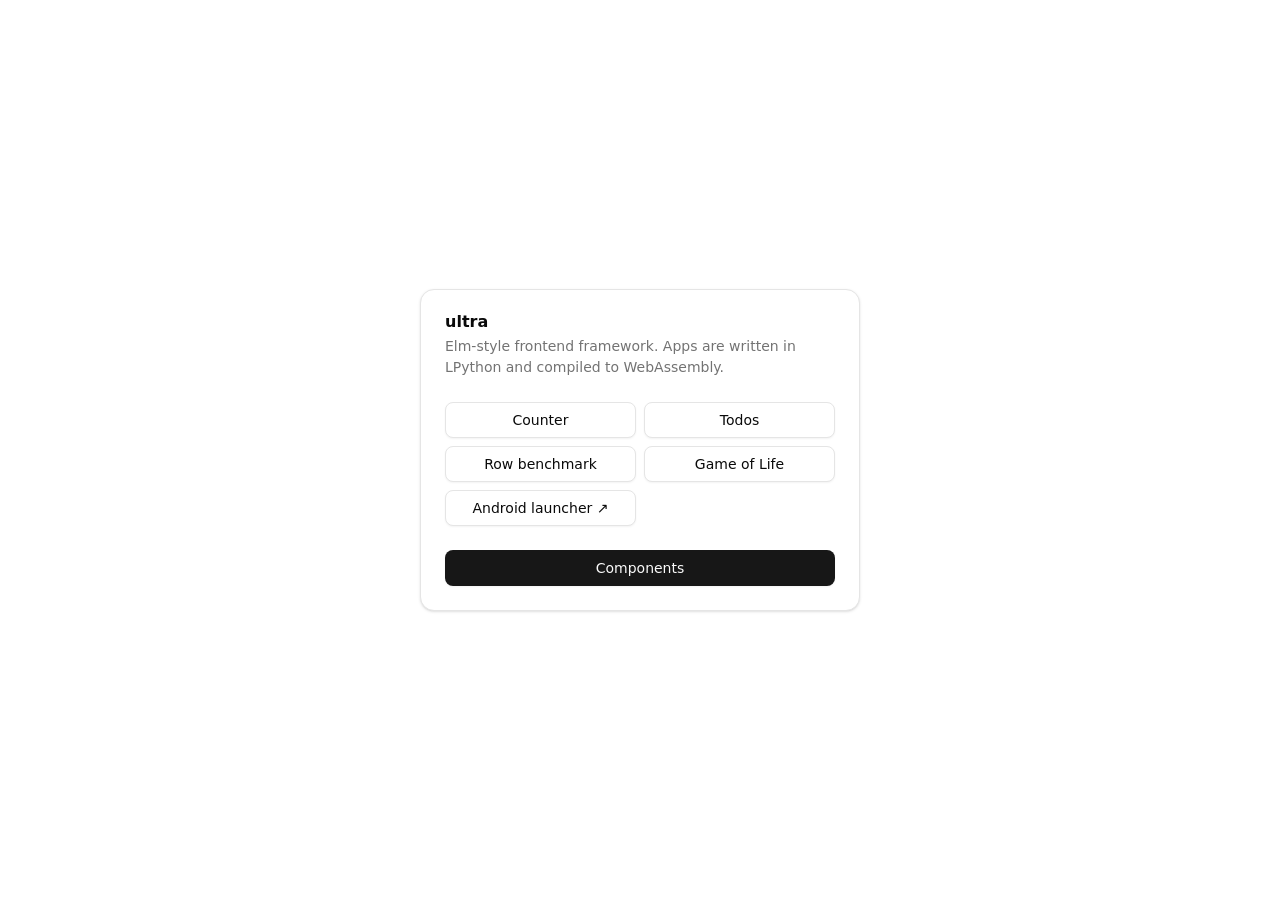
<file: index.html>
<!doctype html>
<html lang="en">
<head>
  <meta charset="utf-8">
  <meta name="viewport" content="width=device-width, initial-scale=1">
  <title>ultra</title>
  <link rel="stylesheet" href="ultra/ui.css">
  <style>
    body { min-height: 100vh; display: grid; place-items: center; padding: 16px; }
    .card { width: min(440px, 100%); }
    .links { display: grid; grid-template-columns: 1fr 1fr; gap: .5rem; }
    a.btn { text-decoration: none; }
  </style>
</head>
<body>
  <main class="card">
    <div class="card-header">
      <h3 class="card-title">ultra</h3>
      <p class="card-description">Elm-style frontend framework. Apps are written in LPython and compiled to WebAssembly.</p>
    </div>
    <div class="card-content links">
      <a class="btn outline" href="examples/counter/">Counter</a>
      <a class="btn outline" href="examples/todo/">Todos</a>
      <a class="btn outline" href="examples/bench/">Row benchmark</a>
      <a class="btn outline" href="examples/life/">Game of Life</a>
      <a class="btn outline" href="https://github.com/codegod100/launcher">Android launcher ↗</a>
    </div>
    <div class="card-footer">
      <a class="btn" style="width:100%" href="examples/ui/">Components</a>
    </div>
  </main>
</body>
</html>
</file>
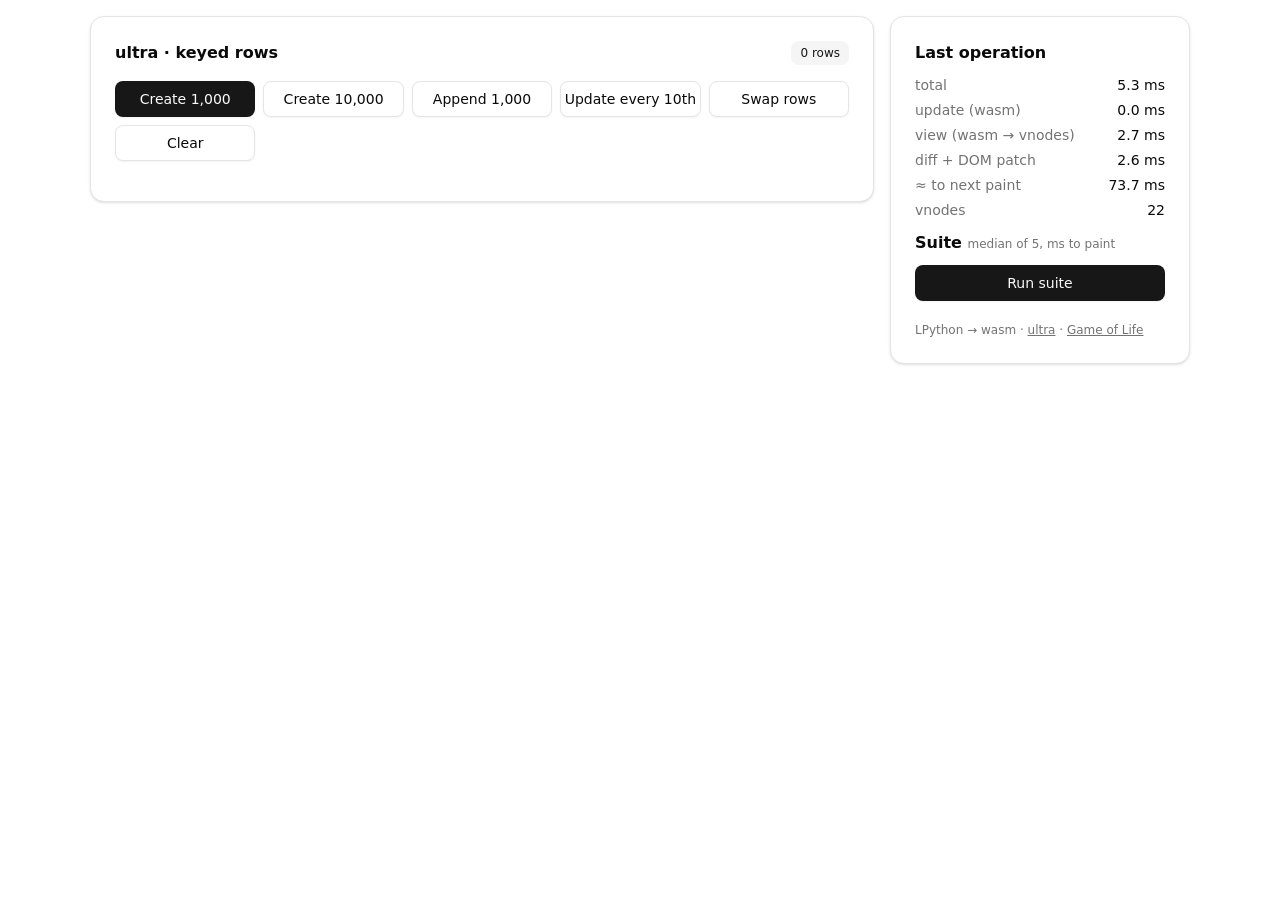
<file: examples/bench/index.html>
<!doctype html>
<html lang="en">
<head>
  <meta charset="utf-8">
  <meta name="viewport" content="width=device-width, initial-scale=1">
  <title>ultra · Benchmark</title>
  <link rel="stylesheet" href="ui.css">
  <link rel="stylesheet" href="style.css">
</head>
<body>
  <div class="layout">
    <main id="app"></main>
    <aside class="card hud">
      <h2>Last operation</h2>
      <dl id="last">
        <dt>total</dt><dd id="t-total">–</dd>
        <dt>update (wasm)</dt><dd id="t-update">–</dd>
        <dt>view (wasm → vnodes)</dt><dd id="t-view">–</dd>
        <dt>diff + DOM patch</dt><dd id="t-patch">–</dd>
        <dt>≈ to next paint</dt><dd id="t-paint">–</dd>
        <dt>vnodes</dt><dd id="t-nodes">–</dd>
      </dl>
      <h2>Suite <small>median of 5, ms to paint</small></h2>
      <button id="suite" class="btn">Run suite</button>
      <table id="results"></table>
      <p class="credit muted">LPython → wasm · <a href="https://github.com/nandi-conda/ultra">ultra</a> · <a href="../life/">Game of Life</a></p>
    </aside>
  </div>
  <script type="module">
    import { mount } from "./ultra.js";

    // Msg tags from app.py
    const RUN = 1, ADD = 2, UPDATE = 3, CLEAR = 4, SWAP = 5, SELECT = 6, REMOVE = 7;
    const $ = (id) => document.getElementById(id);
    const ms = (x) => x.toFixed(1) + " ms";

    let waiter = null;
    const onRender = (s) => {
      $("t-total").textContent = ms(s.end - s.start);
      $("t-update").textContent = ms(s.update);
      $("t-view").textContent = ms(s.view);
      $("t-patch").textContent = ms(s.patch);
      $("t-nodes").textContent = s.nodes.toLocaleString();
      // The frame's style, layout and paint run after this callback returns.
      setTimeout(() => {
        const paint = performance.now() - s.start;
        $("t-paint").textContent = ms(paint);
        if (waiter) { const w = waiter; waiter = null; w(paint); }
      }, 0);
    };
    const app = await mount("#app", "./app.wasm", { onRender });

    // Dispatch a message and resolve with ms until the frame painted.
    const run = (msg, arg = 0) => new Promise((r) => { waiter = r; app.dispatch(msg, arg); });
    const rowId = (nth) => Number(document.querySelector(`tbody tr:nth-child(${nth}) td.id`).textContent);

    const suite = [
      ["create 1,000 rows", () => run(CLEAR), () => run(RUN, 1000)],
      ["replace 1,000 rows", () => run(RUN, 1000), () => run(RUN, 1000)],
      ["update every 10th row", () => run(RUN, 1000), () => run(UPDATE)],
      ["select row", () => run(RUN, 1000), () => run(SELECT, rowId(2))],
      ["swap rows", () => run(RUN, 1000), () => run(SWAP)],
      ["remove row", () => run(RUN, 1000), () => run(REMOVE, rowId(5))],
      ["create 10,000 rows", () => run(CLEAR), () => run(RUN, 10000)],
      ["append 1,000 to 10,000", () => run(RUN, 10000), () => run(ADD, 1000)],
      ["clear 10,000 rows", () => run(RUN, 10000), () => run(CLEAR)],
    ];

    const median = (xs) => { const s = [...xs].sort((a, b) => a - b); return s[s.length >> 1]; };
    async function runSuite(reps = 5) {
      const out = $("results"), btn = $("suite");
      btn.disabled = true;
      out.innerHTML = "";
      const results = [];
      for (const [name, setup, measure] of suite) {
        const row = out.insertRow();
        row.insertCell().textContent = name;
        const cell = row.insertCell();
        cell.textContent = "…";
        const times = [];
        for (let i = 0; i < reps + 1; i++) {   // first run is warm-up
          await setup();
          const t = await measure();
          if (i > 0) times.push(t);
        }
        const m = median(times);
        cell.textContent = m.toFixed(1);
        results.push({ name, ms: m });
      }
      await run(CLEAR);
      btn.disabled = false;
      return results;
    }
    $("suite").onclick = () => runSuite();
    window.ultraBench = { runSuite, run };
  </script>
</body>
</html>
</file>
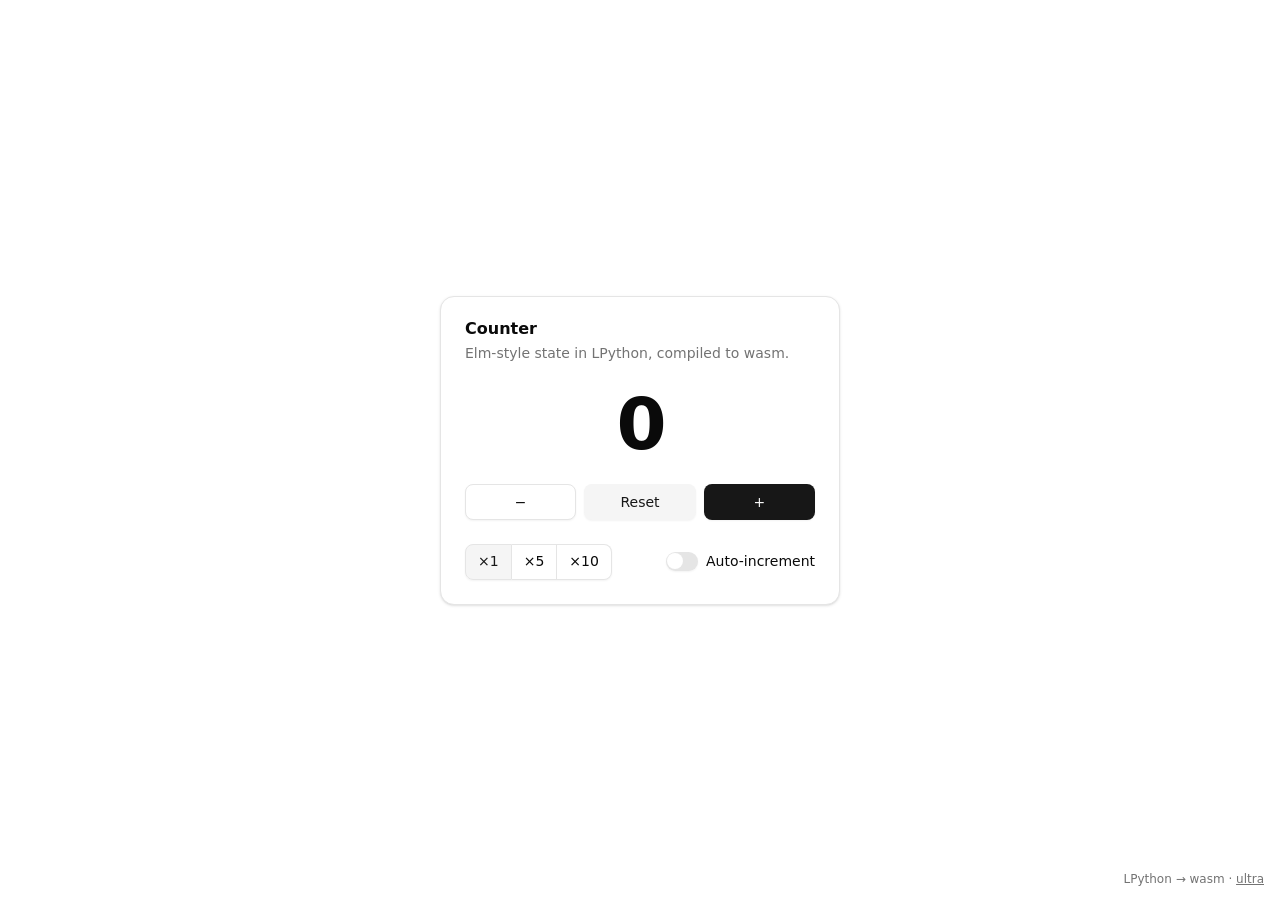
<file: examples/counter/index.html>
<!doctype html>
<html lang="en">
<head>
  <meta charset="utf-8">
  <meta name="viewport" content="width=device-width, initial-scale=1">
  <title>ultra · Counter</title>
  <link rel="stylesheet" href="ui.css">
  <link rel="stylesheet" href="style.css">
</head>
<body>
  <main id="app"></main>
  <p class="credit muted">LPython → wasm · <a href="https://github.com/nandi-conda/ultra">ultra</a></p>
  <script type="module">
    import { mount } from "./ultra.js";
    mount("#app", "./app.wasm");
  </script>
</body>
</html>
</file>
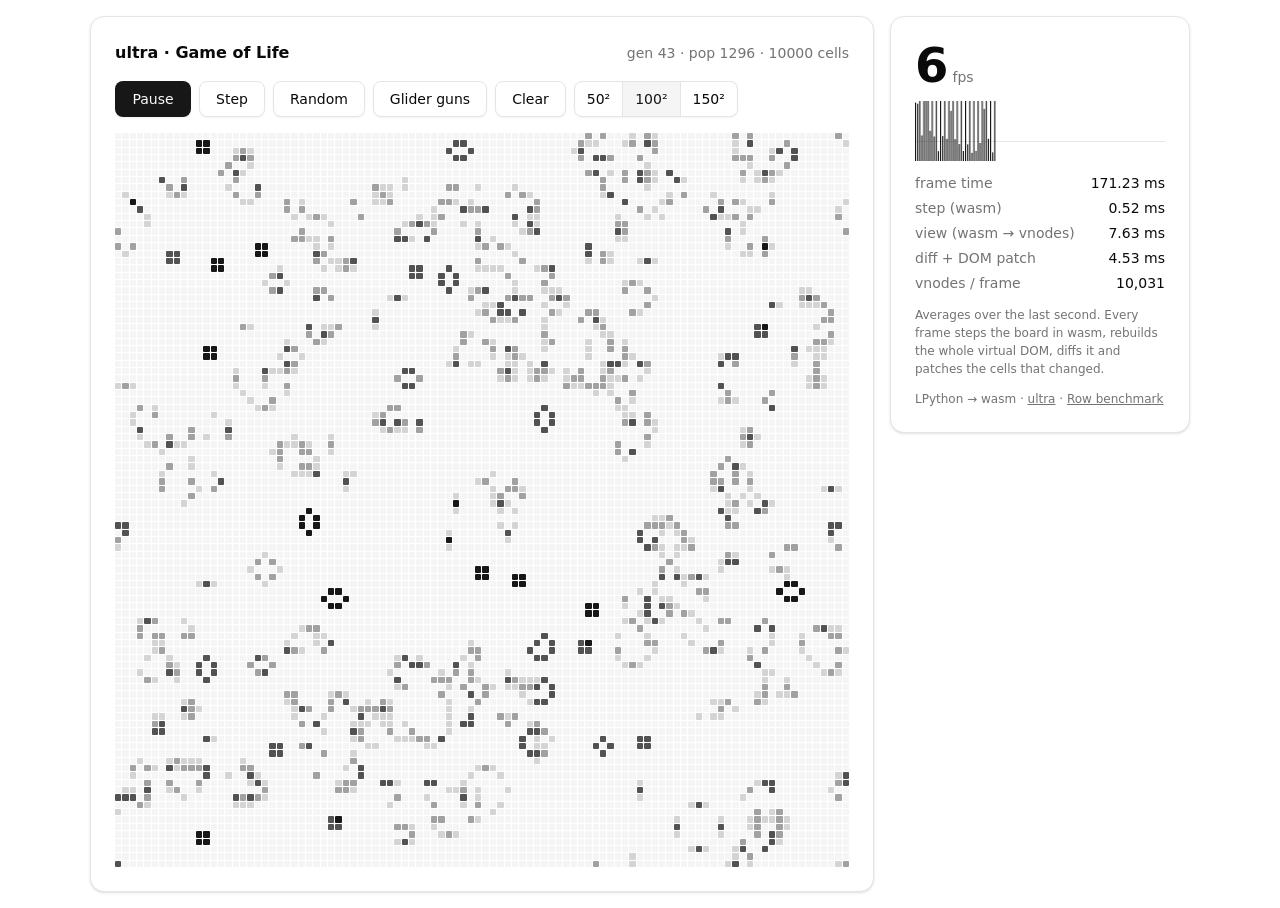
<file: examples/life/index.html>
<!doctype html>
<html lang="en">
<head>
  <meta charset="utf-8">
  <meta name="viewport" content="width=device-width, initial-scale=1">
  <title>ultra · Game of Life</title>
  <link rel="stylesheet" href="ui.css">
  <link rel="stylesheet" href="style.css">
</head>
<body>
  <div class="layout">
    <main id="app"></main>
    <aside class="card hud">
      <div class="fps"><span id="fps">–</span><small>fps</small></div>
      <canvas id="graph" width="260" height="60" aria-label="Frame time history"></canvas>
      <dl>
        <dt>frame time</dt><dd id="t-frame">–</dd>
        <dt>step (wasm)</dt><dd id="t-update">–</dd>
        <dt>view (wasm → vnodes)</dt><dd id="t-view">–</dd>
        <dt>diff + DOM patch</dt><dd id="t-patch">–</dd>
        <dt>vnodes / frame</dt><dd id="t-nodes">–</dd>
      </dl>
      <p class="note muted">Averages over the last second. Every frame steps the board in wasm, rebuilds the whole virtual DOM, diffs it and patches the cells that changed.</p>
      <p class="credit muted">LPython → wasm · <a href="https://github.com/nandi-conda/ultra">ultra</a> · <a href="../bench/">Row benchmark</a></p>
    </aside>
  </div>
  <script type="module">
    import { mount } from "./ultra.js";
    const $ = (id) => document.getElementById(id);
    const ms = (x) => x.toFixed(2) + " ms";

    const g = $("graph"), ctx = g.getContext("2d");
    const hist = [];           // ms between rendered frames
    let win = [], lastEnd = 0, lastShown = 0;

    function draw() {
      const w = g.width, h = g.height;
      // Theme tokens are light-dark() values, so let CSS resolve them to a colour.
      const col = (v) => { g.style.color = `var(${v})`; return getComputedStyle(g).color; };
      ctx.clearRect(0, 0, w, h);
      ctx.fillStyle = col("--border");
      const y60 = h - (16.7 / 50) * h;
      ctx.fillRect(0, y60, w, 1);                        // 60 fps line
      ctx.fillStyle = col("--primary");
      const bw = w / 120;
      hist.forEach((d, i) => {
        const bh = Math.min(h, (d / 50) * h);
        ctx.fillRect(i * bw, h - bh, Math.max(1, bw - 1), bh);
      });
    }

    const onRender = (s) => {
      if (lastEnd) {
        const dt = s.end - lastEnd;
        hist.push(dt); if (hist.length > 120) hist.shift();
        win.push({ dt, ...s });
      }
      lastEnd = s.end;
      if (s.end - lastShown < 1000 || win.length === 0) return;
      lastShown = s.end;
      const avg = (k) => win.reduce((a, x) => a + x[k], 0) / win.length;
      const frameMs = avg("dt");
      $("fps").textContent = Math.round(1000 / frameMs);
      $("t-frame").textContent = ms(frameMs);
      $("t-update").textContent = ms(avg("update"));
      $("t-view").textContent = ms(avg("view"));
      $("t-patch").textContent = ms(avg("patch"));
      $("t-nodes").textContent = Math.round(avg("nodes")).toLocaleString();
      window.ultraLife = { fps: 1000 / frameMs, frameMs, view: avg("view"), patch: avg("patch"), update: avg("update") };
      win = [];
      draw();
    };
    // A paused board renders only on clicks, so restart the frame clock then.
    document.addEventListener("click", () => { lastEnd = 0; }, true);
    mount("#app", "./app.wasm", { onRender });
  </script>
</body>
</html>
</file>
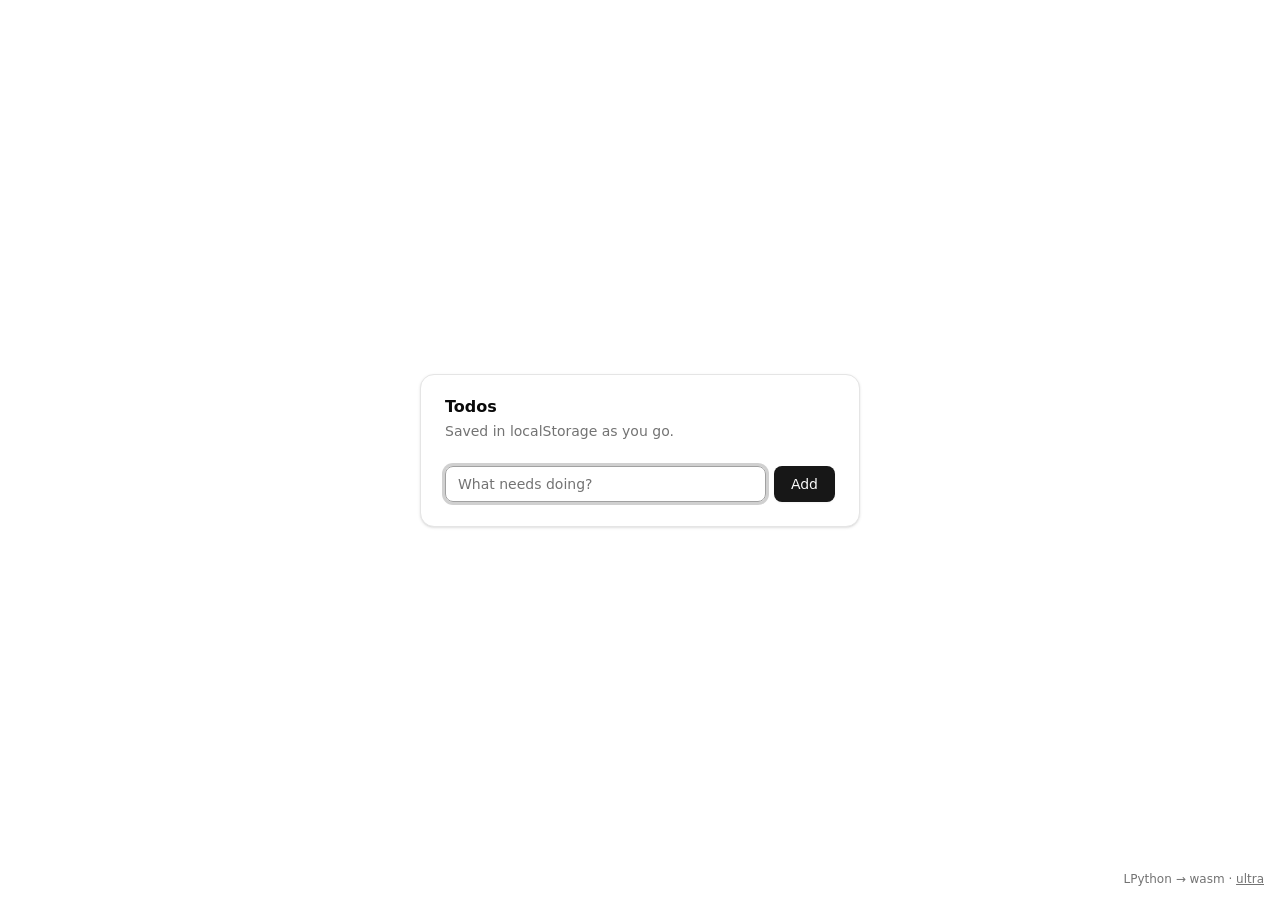
<file: examples/todo/index.html>
<!doctype html>
<html lang="en">
<head>
  <meta charset="utf-8">
  <meta name="viewport" content="width=device-width, initial-scale=1">
  <title>ultra · Todos</title>
  <link rel="stylesheet" href="ui.css">
  <link rel="stylesheet" href="style.css">
</head>
<body>
  <main id="app"></main>
  <p class="credit muted">LPython → wasm · <a href="https://github.com/nandi-conda/ultra">ultra</a></p>
  <script type="module">
    import { mount } from "./ultra.js";
    mount("#app", "./app.wasm");
  </script>
</body>
</html>
</file>
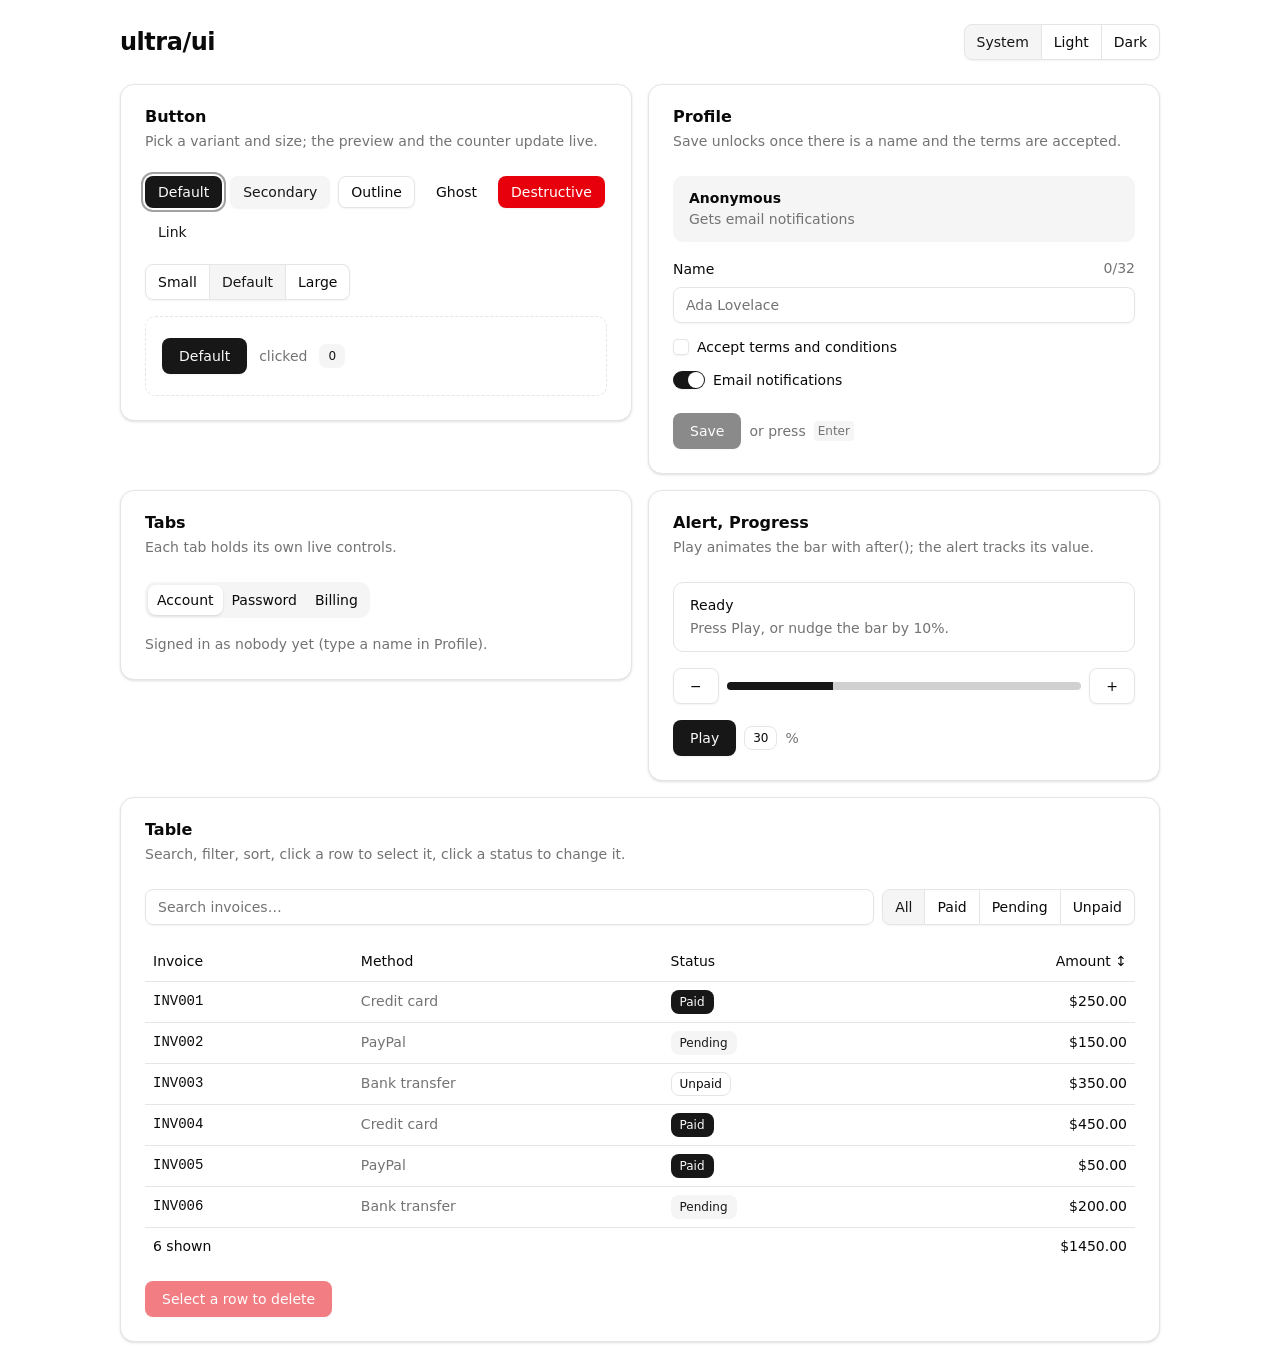
<file: examples/ui/index.html>
<!doctype html>
<html lang="en">
<head>
  <meta charset="utf-8">
  <meta name="viewport" content="width=device-width, initial-scale=1">
  <title>ultra · Components</title>
  <link rel="stylesheet" href="ui.css">
  <link rel="stylesheet" href="style.css">
</head>
<body>
  <main id="app"></main>
  <script type="module">
    import { mount } from "./ultra.js";
    mount("#app", "./app.wasm");
  </script>
</body>
</html>
</file>
<file: ultra/ui.css>
/* ultra/ui.css: shadcn/ui's look as plain CSS, for the helpers in ui.py.
 *
 * The tokens are shadcn's "neutral" theme (https://ui.shadcn.com/docs/theming)
 * and the component rules follow its Tailwind classes. Override any token on
 * :root to retheme. Dark mode follows the OS, or force it with class="dark"
 * (or "light") on any element; this needs CSS light-dark() (2024+ browsers).
 * `build` copies this file next to app.wasm.
 */
/* Each token is light-dark(light, dark), so it follows color-scheme. */
:root {
  color-scheme: light dark;
  --radius: .625rem;
  --background: light-dark(oklch(1 0 0), oklch(.145 0 0));
  --foreground: light-dark(oklch(.145 0 0), oklch(.985 0 0));
  --card: light-dark(oklch(1 0 0), oklch(.205 0 0));
  --card-foreground: var(--foreground);
  --popover: var(--card);
  --popover-foreground: var(--foreground);
  --primary: light-dark(oklch(.205 0 0), oklch(.922 0 0));
  --primary-foreground: light-dark(oklch(.985 0 0), oklch(.205 0 0));
  --secondary: light-dark(oklch(.97 0 0), oklch(.269 0 0));
  --secondary-foreground: light-dark(oklch(.205 0 0), oklch(.985 0 0));
  --muted: var(--secondary);
  --muted-foreground: light-dark(oklch(.556 0 0), oklch(.708 0 0));
  --accent: var(--secondary);
  --accent-foreground: var(--secondary-foreground);
  --destructive: light-dark(oklch(.577 .245 27.325), oklch(.704 .191 22.216));
  --border: light-dark(oklch(.922 0 0), oklch(1 0 0 / 10%));
  --input: light-dark(oklch(.922 0 0), oklch(1 0 0 / 15%));
  --input-bg: light-dark(transparent, oklch(1 0 0 / 4.5%));
  --ring: light-dark(oklch(.708 0 0), oklch(.556 0 0));
  --shadow-xs: 0 1px 2px 0 rgb(0 0 0 / .05);
  --shadow-sm: 0 1px 3px 0 rgb(0 0 0 / .1), 0 1px 2px -1px rgb(0 0 0 / .1);
  --shadow-lg: 0 10px 15px -3px rgb(0 0 0 / .1), 0 4px 6px -4px rgb(0 0 0 / .1);
  --font-sans: ui-sans-serif, system-ui, -apple-system, "Segoe UI", Roboto, sans-serif;
  --font-mono: ui-monospace, SFMono-Regular, Menlo, Consolas, monospace;
}
.light { color-scheme: light; }
.dark { color-scheme: dark; }

/* ---------------------------------------------------------------- base */
*, ::before, ::after { box-sizing: border-box; }
body {
  margin: 0; background: var(--background); color: var(--foreground);
  font: 14px/1.5 var(--font-sans); -webkit-font-smoothing: antialiased;
}
.light, .dark { background: var(--background); color: var(--foreground); }
button, input { font: inherit; color: inherit; margin: 0; }
button { border: 0; background: none; padding: 0; }
:focus-visible { outline: none; }
.muted { color: var(--muted-foreground); }
.mono { font-family: var(--font-mono); }
.stack { display: grid; gap: 1rem; }
.row { display: flex; align-items: center; gap: .5rem; flex-wrap: wrap; }
.grow { flex: 1; }

/* ---------------------------------------------------------------- button */
.btn {
  display: inline-flex; align-items: center; justify-content: center; gap: .5rem;
  height: 2.25rem; padding: .5rem 1rem; border-radius: calc(var(--radius) - 2px);
  font-size: .875rem; font-weight: 500; line-height: 1; white-space: nowrap;
  border: 1px solid transparent; cursor: pointer; user-select: none;
  background: var(--primary); color: var(--primary-foreground); box-shadow: var(--shadow-xs);
  transition: background-color .15s, color .15s, box-shadow .15s, opacity .15s;
}
.btn:hover { background: color-mix(in oklab, var(--primary) 90%, transparent); }
.btn:disabled { opacity: .5; pointer-events: none; }
.btn:focus-visible, .input:focus-visible, .checkbox:focus-visible, .switch:focus-visible,
.tab:focus-visible, .toggle:focus-visible {
  border-color: var(--ring); box-shadow: 0 0 0 3px color-mix(in oklab, var(--ring) 50%, transparent);
}
.btn.secondary { background: var(--secondary); color: var(--secondary-foreground); }
.btn.secondary:hover { background: color-mix(in oklab, var(--secondary) 80%, transparent); }
.btn.outline {
  background: light-dark(var(--background), var(--input-bg)); color: var(--foreground);
  border-color: light-dark(var(--border), var(--input));
}
.btn.outline:hover, .btn.ghost:hover { background: var(--accent); color: var(--accent-foreground); }
.btn.ghost { background: transparent; color: var(--foreground); box-shadow: none; }
.btn.destructive { background: light-dark(var(--destructive), color-mix(in oklab, var(--destructive) 60%, transparent)); color: #fff; }
.btn.destructive:hover { background: color-mix(in oklab, var(--destructive) 90%, transparent); }
.btn.link { background: none; color: var(--primary); box-shadow: none; text-underline-offset: 4px; }
.btn.link:hover { text-decoration: underline; }
.btn.sm { height: 2rem; padding: 0 .75rem; gap: .375rem; }
.btn.lg { height: 2.5rem; padding: 0 1.5rem; }
.btn.icon { width: 2.25rem; padding: 0; }
.btn.icon.sm { width: 2rem; }

/* ---------------------------------------------------------------- card */
.card {
  display: flex; flex-direction: column; gap: 1.5rem; padding: 1.5rem 0;
  background: var(--card); color: var(--card-foreground);
  border: 1px solid var(--border); border-radius: calc(var(--radius) + 4px); box-shadow: var(--shadow-sm);
}
.card-header { display: grid; gap: .375rem; padding: 0 1.5rem; }
.card-title { margin: 0; font-size: 1rem; font-weight: 600; line-height: 1; }
.card-description { margin: 0; font-size: .875rem; color: var(--muted-foreground); }
.card-content { padding: 0 1.5rem; }
.card-footer { display: flex; align-items: center; gap: .5rem; padding: 0 1.5rem; }

/* ---------------------------------------------------------------- input, label */
.input {
  display: flex; width: 100%; min-width: 0; height: 2.25rem; padding: .25rem .75rem;
  border: 1px solid var(--input); border-radius: calc(var(--radius) - 2px);
  background: var(--input-bg); box-shadow: var(--shadow-xs); font-size: .875rem;
  transition: box-shadow .15s, border-color .15s;
}
.input::placeholder { color: var(--muted-foreground); }
.label { display: flex; align-items: center; gap: .5rem; font-size: .875rem; font-weight: 500; line-height: 1; user-select: none; }
.field { display: inline-flex; align-items: center; gap: .5rem; cursor: pointer; }

/* ---------------------------------------------------------------- badge */
.badge {
  display: inline-flex; align-items: center; justify-content: center; gap: .25rem; width: fit-content;
  padding: .125rem .5rem; border: 1px solid transparent; border-radius: calc(var(--radius) - 2px);
  font-size: .75rem; font-weight: 500; white-space: nowrap;
  background: var(--primary); color: var(--primary-foreground);
}
.badge.secondary { background: var(--secondary); color: var(--secondary-foreground); }
.badge.destructive { background: light-dark(var(--destructive), color-mix(in oklab, var(--destructive) 60%, transparent)); color: #fff; }
.badge.outline { background: none; color: var(--foreground); border-color: var(--border); }

/* ---------------------------------------------------------------- checkbox, switch */
.checkbox {
  position: relative; flex: none; width: 1rem; height: 1rem; padding: 0; cursor: pointer;
  border: 1px solid var(--input); border-radius: 4px; background: var(--input-bg); box-shadow: var(--shadow-xs);
  transition: box-shadow .15s;
}
.checkbox[aria-checked="true"] { background: var(--primary); border-color: var(--primary); }
.checkbox[aria-checked="true"]::after {
  content: ""; position: absolute; left: 4.5px; top: 1.5px; width: 4px; height: 8px;
  border: solid var(--primary-foreground); border-width: 0 2px 2px 0; transform: rotate(45deg);
}
.switch {
  display: inline-flex; flex: none; align-items: center; width: 2rem; height: 1.15rem; padding: 0;
  border: 1px solid transparent; border-radius: 999px; background: var(--input); cursor: pointer;
  box-shadow: var(--shadow-xs); transition: background-color .15s;
}
.switch::after {
  content: ""; width: 1rem; height: 1rem; border-radius: 999px; background: var(--background);
  transition: transform .15s;
}
.switch:not([aria-checked="true"])::after { background: light-dark(var(--background), var(--foreground)); }
.switch[aria-checked="true"] { background: var(--primary); }
.switch[aria-checked="true"]::after { transform: translateX(calc(100% - 2px)); }

/* ---------------------------------------------------------------- tabs, toggle group */
.tabs-list {
  display: inline-flex; align-items: center; height: 2.25rem; width: fit-content; padding: 3px;
  border-radius: var(--radius); background: var(--muted); color: var(--muted-foreground);
}
.tab {
  display: inline-flex; flex: 1; align-items: center; justify-content: center; height: 100%;
  padding: .25rem .5rem; border: 1px solid transparent; border-radius: calc(var(--radius) - 2px);
  background: none; font-size: .875rem; font-weight: 500; white-space: nowrap; cursor: pointer;
  color: light-dark(var(--foreground), var(--muted-foreground)); transition: color .15s, box-shadow .15s;
}
.tab[aria-selected="true"] {
  background: light-dark(var(--background), var(--input-bg)); border-color: light-dark(transparent, var(--input));
  color: var(--foreground); box-shadow: var(--shadow-sm);
}
.toggle-group { display: inline-flex; width: fit-content; border-radius: calc(var(--radius) - 2px); box-shadow: var(--shadow-xs); }
.toggle {
  display: inline-flex; align-items: center; justify-content: center; height: 2.25rem; min-width: 2.25rem;
  padding: 0 .75rem; border: 1px solid var(--input); background: none; font-size: .875rem; font-weight: 500;
  cursor: pointer; transition: background-color .15s;
}
.toggle:hover { background: var(--muted); color: var(--muted-foreground); }
.toggle[aria-pressed="true"] { background: var(--accent); color: var(--accent-foreground); }
.toggle-group .toggle { border-radius: 0; }
.toggle-group .toggle + .toggle { border-left: 0; }
.toggle-group .toggle:first-child { border-radius: calc(var(--radius) - 2px) 0 0 calc(var(--radius) - 2px); }
.toggle-group .toggle:last-child { border-radius: 0 calc(var(--radius) - 2px) calc(var(--radius) - 2px) 0; }

/* ---------------------------------------------------------------- dialog */
.dialog-overlay { position: fixed; inset: 0; z-index: 50; background: rgb(0 0 0 / .5); animation: ui-fade .15s; }
.dialog {
  position: fixed; z-index: 50; top: 50%; left: 50%; transform: translate(-50%, -50%);
  display: grid; gap: 1rem; width: calc(100% - 2rem); max-width: 32rem; padding: 1.5rem;
  border: 1px solid var(--border); border-radius: var(--radius); box-shadow: var(--shadow-lg);
  background: var(--background); color: var(--foreground); animation: ui-zoom .15s;
}
.dialog-header { display: grid; gap: .5rem; }
.dialog-title { margin: 0; font-size: 1.125rem; font-weight: 600; line-height: 1; }
.dialog-description { margin: 0; font-size: .875rem; color: var(--muted-foreground); }
.dialog-footer { display: flex; flex-wrap: wrap-reverse; justify-content: flex-end; gap: .5rem; }
.dialog-close {
  position: absolute; top: 1rem; right: 1rem; width: 1.25rem; height: 1.25rem; padding: 0;
  border-radius: 4px; background: none; font-size: 1.125rem; line-height: 1; opacity: .7; cursor: pointer;
}
.dialog-close:hover { opacity: 1; }
@keyframes ui-fade { from { opacity: 0; } }
@keyframes ui-zoom { from { opacity: 0; transform: translate(-50%, -50%) scale(.95); } }

/* ---------------------------------------------------------------- alert, separator, progress, kbd */
.alert {
  display: grid; gap: .125rem; width: 100%; padding: .75rem 1rem; font-size: .875rem;
  border: 1px solid var(--border); border-radius: var(--radius); background: var(--card); color: var(--card-foreground);
}
.alert-title { font-weight: 500; }
.alert-description { color: var(--muted-foreground); }
.alert.destructive { color: var(--destructive); }
.alert.destructive .alert-description { color: color-mix(in oklab, var(--destructive) 90%, transparent); }
.separator { flex: none; height: 1px; width: 100%; margin: 0; border: 0; background: var(--border); }
.progress {
  display: block; width: 100%; height: .5rem; overflow: hidden; border: 0; border-radius: 999px;
  appearance: none; background: color-mix(in oklab, var(--primary) 20%, transparent);
}
.progress::-webkit-progress-bar { background: transparent; }
.progress::-webkit-progress-value { background: var(--primary); transition: width .2s; }
.progress::-moz-progress-bar { background: var(--primary); }
.kbd {
  display: inline-flex; align-items: center; justify-content: center; height: 1.25rem; min-width: 1.25rem;
  padding: 0 .25rem; border-radius: 4px; background: var(--muted); color: var(--muted-foreground);
  font: 500 .75rem var(--font-sans);
}

/* ---------------------------------------------------------------- table */
.table { width: 100%; border-collapse: collapse; font-size: .875rem; }
.table th { height: 2.5rem; padding: 0 .5rem; text-align: left; font-weight: 500; white-space: nowrap; }
.table td { padding: .5rem; }
.table tr { border-bottom: 1px solid var(--border); }
.table tbody tr:hover { background: color-mix(in oklab, var(--muted) 50%, transparent); }
.table tr[aria-selected="true"] { background: var(--muted); }
</file>
<file: examples/bench/ui.css>
/* ultra/ui.css: shadcn/ui's look as plain CSS, for the helpers in ui.py.
 *
 * The tokens are shadcn's "neutral" theme (https://ui.shadcn.com/docs/theming)
 * and the component rules follow its Tailwind classes. Override any token on
 * :root to retheme. Dark mode follows the OS, or force it with class="dark"
 * (or "light") on any element; this needs CSS light-dark() (2024+ browsers).
 * `build` copies this file next to app.wasm.
 */
/* Each token is light-dark(light, dark), so it follows color-scheme. */
:root {
  color-scheme: light dark;
  --radius: .625rem;
  --background: light-dark(oklch(1 0 0), oklch(.145 0 0));
  --foreground: light-dark(oklch(.145 0 0), oklch(.985 0 0));
  --card: light-dark(oklch(1 0 0), oklch(.205 0 0));
  --card-foreground: var(--foreground);
  --popover: var(--card);
  --popover-foreground: var(--foreground);
  --primary: light-dark(oklch(.205 0 0), oklch(.922 0 0));
  --primary-foreground: light-dark(oklch(.985 0 0), oklch(.205 0 0));
  --secondary: light-dark(oklch(.97 0 0), oklch(.269 0 0));
  --secondary-foreground: light-dark(oklch(.205 0 0), oklch(.985 0 0));
  --muted: var(--secondary);
  --muted-foreground: light-dark(oklch(.556 0 0), oklch(.708 0 0));
  --accent: var(--secondary);
  --accent-foreground: var(--secondary-foreground);
  --destructive: light-dark(oklch(.577 .245 27.325), oklch(.704 .191 22.216));
  --border: light-dark(oklch(.922 0 0), oklch(1 0 0 / 10%));
  --input: light-dark(oklch(.922 0 0), oklch(1 0 0 / 15%));
  --input-bg: light-dark(transparent, oklch(1 0 0 / 4.5%));
  --ring: light-dark(oklch(.708 0 0), oklch(.556 0 0));
  --shadow-xs: 0 1px 2px 0 rgb(0 0 0 / .05);
  --shadow-sm: 0 1px 3px 0 rgb(0 0 0 / .1), 0 1px 2px -1px rgb(0 0 0 / .1);
  --shadow-lg: 0 10px 15px -3px rgb(0 0 0 / .1), 0 4px 6px -4px rgb(0 0 0 / .1);
  --font-sans: ui-sans-serif, system-ui, -apple-system, "Segoe UI", Roboto, sans-serif;
  --font-mono: ui-monospace, SFMono-Regular, Menlo, Consolas, monospace;
}
.light { color-scheme: light; }
.dark { color-scheme: dark; }

/* ---------------------------------------------------------------- base */
*, ::before, ::after { box-sizing: border-box; }
body {
  margin: 0; background: var(--background); color: var(--foreground);
  font: 14px/1.5 var(--font-sans); -webkit-font-smoothing: antialiased;
}
.light, .dark { background: var(--background); color: var(--foreground); }
button, input { font: inherit; color: inherit; margin: 0; }
button { border: 0; background: none; padding: 0; }
:focus-visible { outline: none; }
.muted { color: var(--muted-foreground); }
.mono { font-family: var(--font-mono); }
.stack { display: grid; gap: 1rem; }
.row { display: flex; align-items: center; gap: .5rem; flex-wrap: wrap; }
.grow { flex: 1; }

/* ---------------------------------------------------------------- button */
.btn {
  display: inline-flex; align-items: center; justify-content: center; gap: .5rem;
  height: 2.25rem; padding: .5rem 1rem; border-radius: calc(var(--radius) - 2px);
  font-size: .875rem; font-weight: 500; line-height: 1; white-space: nowrap;
  border: 1px solid transparent; cursor: pointer; user-select: none;
  background: var(--primary); color: var(--primary-foreground); box-shadow: var(--shadow-xs);
  transition: background-color .15s, color .15s, box-shadow .15s, opacity .15s;
}
.btn:hover { background: color-mix(in oklab, var(--primary) 90%, transparent); }
.btn:disabled { opacity: .5; pointer-events: none; }
.btn:focus-visible, .input:focus-visible, .checkbox:focus-visible, .switch:focus-visible,
.tab:focus-visible, .toggle:focus-visible {
  border-color: var(--ring); box-shadow: 0 0 0 3px color-mix(in oklab, var(--ring) 50%, transparent);
}
.btn.secondary { background: var(--secondary); color: var(--secondary-foreground); }
.btn.secondary:hover { background: color-mix(in oklab, var(--secondary) 80%, transparent); }
.btn.outline {
  background: light-dark(var(--background), var(--input-bg)); color: var(--foreground);
  border-color: light-dark(var(--border), var(--input));
}
.btn.outline:hover, .btn.ghost:hover { background: var(--accent); color: var(--accent-foreground); }
.btn.ghost { background: transparent; color: var(--foreground); box-shadow: none; }
.btn.destructive { background: light-dark(var(--destructive), color-mix(in oklab, var(--destructive) 60%, transparent)); color: #fff; }
.btn.destructive:hover { background: color-mix(in oklab, var(--destructive) 90%, transparent); }
.btn.link { background: none; color: var(--primary); box-shadow: none; text-underline-offset: 4px; }
.btn.link:hover { text-decoration: underline; }
.btn.sm { height: 2rem; padding: 0 .75rem; gap: .375rem; }
.btn.lg { height: 2.5rem; padding: 0 1.5rem; }
.btn.icon { width: 2.25rem; padding: 0; }
.btn.icon.sm { width: 2rem; }

/* ---------------------------------------------------------------- card */
.card {
  display: flex; flex-direction: column; gap: 1.5rem; padding: 1.5rem 0;
  background: var(--card); color: var(--card-foreground);
  border: 1px solid var(--border); border-radius: calc(var(--radius) + 4px); box-shadow: var(--shadow-sm);
}
.card-header { display: grid; gap: .375rem; padding: 0 1.5rem; }
.card-title { margin: 0; font-size: 1rem; font-weight: 600; line-height: 1; }
.card-description { margin: 0; font-size: .875rem; color: var(--muted-foreground); }
.card-content { padding: 0 1.5rem; }
.card-footer { display: flex; align-items: center; gap: .5rem; padding: 0 1.5rem; }

/* ---------------------------------------------------------------- input, label */
.input {
  display: flex; width: 100%; min-width: 0; height: 2.25rem; padding: .25rem .75rem;
  border: 1px solid var(--input); border-radius: calc(var(--radius) - 2px);
  background: var(--input-bg); box-shadow: var(--shadow-xs); font-size: .875rem;
  transition: box-shadow .15s, border-color .15s;
}
.input::placeholder { color: var(--muted-foreground); }
.label { display: flex; align-items: center; gap: .5rem; font-size: .875rem; font-weight: 500; line-height: 1; user-select: none; }
.field { display: inline-flex; align-items: center; gap: .5rem; cursor: pointer; }

/* ---------------------------------------------------------------- badge */
.badge {
  display: inline-flex; align-items: center; justify-content: center; gap: .25rem; width: fit-content;
  padding: .125rem .5rem; border: 1px solid transparent; border-radius: calc(var(--radius) - 2px);
  font-size: .75rem; font-weight: 500; white-space: nowrap;
  background: var(--primary); color: var(--primary-foreground);
}
.badge.secondary { background: var(--secondary); color: var(--secondary-foreground); }
.badge.destructive { background: light-dark(var(--destructive), color-mix(in oklab, var(--destructive) 60%, transparent)); color: #fff; }
.badge.outline { background: none; color: var(--foreground); border-color: var(--border); }

/* ---------------------------------------------------------------- checkbox, switch */
.checkbox {
  position: relative; flex: none; width: 1rem; height: 1rem; padding: 0; cursor: pointer;
  border: 1px solid var(--input); border-radius: 4px; background: var(--input-bg); box-shadow: var(--shadow-xs);
  transition: box-shadow .15s;
}
.checkbox[aria-checked="true"] { background: var(--primary); border-color: var(--primary); }
.checkbox[aria-checked="true"]::after {
  content: ""; position: absolute; left: 4.5px; top: 1.5px; width: 4px; height: 8px;
  border: solid var(--primary-foreground); border-width: 0 2px 2px 0; transform: rotate(45deg);
}
.switch {
  display: inline-flex; flex: none; align-items: center; width: 2rem; height: 1.15rem; padding: 0;
  border: 1px solid transparent; border-radius: 999px; background: var(--input); cursor: pointer;
  box-shadow: var(--shadow-xs); transition: background-color .15s;
}
.switch::after {
  content: ""; width: 1rem; height: 1rem; border-radius: 999px; background: var(--background);
  transition: transform .15s;
}
.switch:not([aria-checked="true"])::after { background: light-dark(var(--background), var(--foreground)); }
.switch[aria-checked="true"] { background: var(--primary); }
.switch[aria-checked="true"]::after { transform: translateX(calc(100% - 2px)); }

/* ---------------------------------------------------------------- tabs, toggle group */
.tabs-list {
  display: inline-flex; align-items: center; height: 2.25rem; width: fit-content; padding: 3px;
  border-radius: var(--radius); background: var(--muted); color: var(--muted-foreground);
}
.tab {
  display: inline-flex; flex: 1; align-items: center; justify-content: center; height: 100%;
  padding: .25rem .5rem; border: 1px solid transparent; border-radius: calc(var(--radius) - 2px);
  background: none; font-size: .875rem; font-weight: 500; white-space: nowrap; cursor: pointer;
  color: light-dark(var(--foreground), var(--muted-foreground)); transition: color .15s, box-shadow .15s;
}
.tab[aria-selected="true"] {
  background: light-dark(var(--background), var(--input-bg)); border-color: light-dark(transparent, var(--input));
  color: var(--foreground); box-shadow: var(--shadow-sm);
}
.toggle-group { display: inline-flex; width: fit-content; border-radius: calc(var(--radius) - 2px); box-shadow: var(--shadow-xs); }
.toggle {
  display: inline-flex; align-items: center; justify-content: center; height: 2.25rem; min-width: 2.25rem;
  padding: 0 .75rem; border: 1px solid var(--input); background: none; font-size: .875rem; font-weight: 500;
  cursor: pointer; transition: background-color .15s;
}
.toggle:hover { background: var(--muted); color: var(--muted-foreground); }
.toggle[aria-pressed="true"] { background: var(--accent); color: var(--accent-foreground); }
.toggle-group .toggle { border-radius: 0; }
.toggle-group .toggle + .toggle { border-left: 0; }
.toggle-group .toggle:first-child { border-radius: calc(var(--radius) - 2px) 0 0 calc(var(--radius) - 2px); }
.toggle-group .toggle:last-child { border-radius: 0 calc(var(--radius) - 2px) calc(var(--radius) - 2px) 0; }

/* ---------------------------------------------------------------- dialog */
.dialog-overlay { position: fixed; inset: 0; z-index: 50; background: rgb(0 0 0 / .5); animation: ui-fade .15s; }
.dialog {
  position: fixed; z-index: 50; top: 50%; left: 50%; transform: translate(-50%, -50%);
  display: grid; gap: 1rem; width: calc(100% - 2rem); max-width: 32rem; padding: 1.5rem;
  border: 1px solid var(--border); border-radius: var(--radius); box-shadow: var(--shadow-lg);
  background: var(--background); color: var(--foreground); animation: ui-zoom .15s;
}
.dialog-header { display: grid; gap: .5rem; }
.dialog-title { margin: 0; font-size: 1.125rem; font-weight: 600; line-height: 1; }
.dialog-description { margin: 0; font-size: .875rem; color: var(--muted-foreground); }
.dialog-footer { display: flex; flex-wrap: wrap-reverse; justify-content: flex-end; gap: .5rem; }
.dialog-close {
  position: absolute; top: 1rem; right: 1rem; width: 1.25rem; height: 1.25rem; padding: 0;
  border-radius: 4px; background: none; font-size: 1.125rem; line-height: 1; opacity: .7; cursor: pointer;
}
.dialog-close:hover { opacity: 1; }
@keyframes ui-fade { from { opacity: 0; } }
@keyframes ui-zoom { from { opacity: 0; transform: translate(-50%, -50%) scale(.95); } }

/* ---------------------------------------------------------------- alert, separator, progress, kbd */
.alert {
  display: grid; gap: .125rem; width: 100%; padding: .75rem 1rem; font-size: .875rem;
  border: 1px solid var(--border); border-radius: var(--radius); background: var(--card); color: var(--card-foreground);
}
.alert-title { font-weight: 500; }
.alert-description { color: var(--muted-foreground); }
.alert.destructive { color: var(--destructive); }
.alert.destructive .alert-description { color: color-mix(in oklab, var(--destructive) 90%, transparent); }
.separator { flex: none; height: 1px; width: 100%; margin: 0; border: 0; background: var(--border); }
.progress {
  display: block; width: 100%; height: .5rem; overflow: hidden; border: 0; border-radius: 999px;
  appearance: none; background: color-mix(in oklab, var(--primary) 20%, transparent);
}
.progress::-webkit-progress-bar { background: transparent; }
.progress::-webkit-progress-value { background: var(--primary); transition: width .2s; }
.progress::-moz-progress-bar { background: var(--primary); }
.kbd {
  display: inline-flex; align-items: center; justify-content: center; height: 1.25rem; min-width: 1.25rem;
  padding: 0 .25rem; border-radius: 4px; background: var(--muted); color: var(--muted-foreground);
  font: 500 .75rem var(--font-sans);
}

/* ---------------------------------------------------------------- table */
.table { width: 100%; border-collapse: collapse; font-size: .875rem; }
.table th { height: 2.5rem; padding: 0 .5rem; text-align: left; font-weight: 500; white-space: nowrap; }
.table td { padding: .5rem; }
.table tr { border-bottom: 1px solid var(--border); }
.table tbody tr:hover { background: color-mix(in oklab, var(--muted) 50%, transparent); }
.table tr[aria-selected="true"] { background: var(--muted); }
</file>
<file: examples/bench/style.css>
/* Page layout only; the components come from ui.css. */
body { padding: 16px; }
.layout { display: grid; gap: 16px; max-width: 1100px; margin: 0 auto; grid-template-columns: minmax(0, 1fr); }
@media (min-width: 860px) { .layout { grid-template-columns: minmax(0, 1fr) 300px; align-items: start; } }
.card.bench, .card.hud { padding: 1.5rem; gap: 0; }
.hud { position: sticky; top: 16px; display: grid; gap: 10px !important; }
.head { display: flex; justify-content: space-between; align-items: center; gap: 8px; margin-bottom: 1rem; }
h1, h2 { margin: 0; font-size: 1rem; font-weight: 600; }
h2 small { font-size: .75rem; font-weight: 400; color: var(--muted-foreground); }
.rows { font-variant-numeric: tabular-nums; }
.ops { display: grid; grid-template-columns: repeat(auto-fill, minmax(140px, 1fr)); gap: 8px; margin-bottom: 1rem; }
.btn:disabled { cursor: progress; }
.table { table-layout: fixed; font-variant-numeric: tabular-nums; }
.table td { padding: .375rem .5rem; }
td.id { width: 64px; color: var(--muted-foreground); }
td.lbl a { cursor: pointer; }
.table td:last-child { width: 40px; text-align: right; }
a.x { cursor: pointer; color: var(--muted-foreground); padding: 0 6px; }
a.x:hover { color: var(--foreground); }
.table tr.danger { background: var(--muted); }
tr.danger td.lbl { font-weight: 500; }
dl { margin: 0; display: grid; grid-template-columns: 1fr auto; gap: 4px 12px; font-variant-numeric: tabular-nums; }
dt { color: var(--muted-foreground); }
dd { margin: 0; text-align: right; }
#results { width: 100%; border-collapse: collapse; font-variant-numeric: tabular-nums; }
#results td { padding: 4px 0; border-top: 1px solid var(--border); }
#results td:last-child { text-align: right; }
.credit { margin: 0; font-size: 12px; }
.credit a { color: inherit; }
</file>
<file: examples/counter/ui.css>
/* ultra/ui.css: shadcn/ui's look as plain CSS, for the helpers in ui.py.
 *
 * The tokens are shadcn's "neutral" theme (https://ui.shadcn.com/docs/theming)
 * and the component rules follow its Tailwind classes. Override any token on
 * :root to retheme. Dark mode follows the OS, or force it with class="dark"
 * (or "light") on any element; this needs CSS light-dark() (2024+ browsers).
 * `build` copies this file next to app.wasm.
 */
/* Each token is light-dark(light, dark), so it follows color-scheme. */
:root {
  color-scheme: light dark;
  --radius: .625rem;
  --background: light-dark(oklch(1 0 0), oklch(.145 0 0));
  --foreground: light-dark(oklch(.145 0 0), oklch(.985 0 0));
  --card: light-dark(oklch(1 0 0), oklch(.205 0 0));
  --card-foreground: var(--foreground);
  --popover: var(--card);
  --popover-foreground: var(--foreground);
  --primary: light-dark(oklch(.205 0 0), oklch(.922 0 0));
  --primary-foreground: light-dark(oklch(.985 0 0), oklch(.205 0 0));
  --secondary: light-dark(oklch(.97 0 0), oklch(.269 0 0));
  --secondary-foreground: light-dark(oklch(.205 0 0), oklch(.985 0 0));
  --muted: var(--secondary);
  --muted-foreground: light-dark(oklch(.556 0 0), oklch(.708 0 0));
  --accent: var(--secondary);
  --accent-foreground: var(--secondary-foreground);
  --destructive: light-dark(oklch(.577 .245 27.325), oklch(.704 .191 22.216));
  --border: light-dark(oklch(.922 0 0), oklch(1 0 0 / 10%));
  --input: light-dark(oklch(.922 0 0), oklch(1 0 0 / 15%));
  --input-bg: light-dark(transparent, oklch(1 0 0 / 4.5%));
  --ring: light-dark(oklch(.708 0 0), oklch(.556 0 0));
  --shadow-xs: 0 1px 2px 0 rgb(0 0 0 / .05);
  --shadow-sm: 0 1px 3px 0 rgb(0 0 0 / .1), 0 1px 2px -1px rgb(0 0 0 / .1);
  --shadow-lg: 0 10px 15px -3px rgb(0 0 0 / .1), 0 4px 6px -4px rgb(0 0 0 / .1);
  --font-sans: ui-sans-serif, system-ui, -apple-system, "Segoe UI", Roboto, sans-serif;
  --font-mono: ui-monospace, SFMono-Regular, Menlo, Consolas, monospace;
}
.light { color-scheme: light; }
.dark { color-scheme: dark; }

/* ---------------------------------------------------------------- base */
*, ::before, ::after { box-sizing: border-box; }
body {
  margin: 0; background: var(--background); color: var(--foreground);
  font: 14px/1.5 var(--font-sans); -webkit-font-smoothing: antialiased;
}
.light, .dark { background: var(--background); color: var(--foreground); }
button, input { font: inherit; color: inherit; margin: 0; }
button { border: 0; background: none; padding: 0; }
:focus-visible { outline: none; }
.muted { color: var(--muted-foreground); }
.mono { font-family: var(--font-mono); }
.stack { display: grid; gap: 1rem; }
.row { display: flex; align-items: center; gap: .5rem; flex-wrap: wrap; }
.grow { flex: 1; }

/* ---------------------------------------------------------------- button */
.btn {
  display: inline-flex; align-items: center; justify-content: center; gap: .5rem;
  height: 2.25rem; padding: .5rem 1rem; border-radius: calc(var(--radius) - 2px);
  font-size: .875rem; font-weight: 500; line-height: 1; white-space: nowrap;
  border: 1px solid transparent; cursor: pointer; user-select: none;
  background: var(--primary); color: var(--primary-foreground); box-shadow: var(--shadow-xs);
  transition: background-color .15s, color .15s, box-shadow .15s, opacity .15s;
}
.btn:hover { background: color-mix(in oklab, var(--primary) 90%, transparent); }
.btn:disabled { opacity: .5; pointer-events: none; }
.btn:focus-visible, .input:focus-visible, .checkbox:focus-visible, .switch:focus-visible,
.tab:focus-visible, .toggle:focus-visible {
  border-color: var(--ring); box-shadow: 0 0 0 3px color-mix(in oklab, var(--ring) 50%, transparent);
}
.btn.secondary { background: var(--secondary); color: var(--secondary-foreground); }
.btn.secondary:hover { background: color-mix(in oklab, var(--secondary) 80%, transparent); }
.btn.outline {
  background: light-dark(var(--background), var(--input-bg)); color: var(--foreground);
  border-color: light-dark(var(--border), var(--input));
}
.btn.outline:hover, .btn.ghost:hover { background: var(--accent); color: var(--accent-foreground); }
.btn.ghost { background: transparent; color: var(--foreground); box-shadow: none; }
.btn.destructive { background: light-dark(var(--destructive), color-mix(in oklab, var(--destructive) 60%, transparent)); color: #fff; }
.btn.destructive:hover { background: color-mix(in oklab, var(--destructive) 90%, transparent); }
.btn.link { background: none; color: var(--primary); box-shadow: none; text-underline-offset: 4px; }
.btn.link:hover { text-decoration: underline; }
.btn.sm { height: 2rem; padding: 0 .75rem; gap: .375rem; }
.btn.lg { height: 2.5rem; padding: 0 1.5rem; }
.btn.icon { width: 2.25rem; padding: 0; }
.btn.icon.sm { width: 2rem; }

/* ---------------------------------------------------------------- card */
.card {
  display: flex; flex-direction: column; gap: 1.5rem; padding: 1.5rem 0;
  background: var(--card); color: var(--card-foreground);
  border: 1px solid var(--border); border-radius: calc(var(--radius) + 4px); box-shadow: var(--shadow-sm);
}
.card-header { display: grid; gap: .375rem; padding: 0 1.5rem; }
.card-title { margin: 0; font-size: 1rem; font-weight: 600; line-height: 1; }
.card-description { margin: 0; font-size: .875rem; color: var(--muted-foreground); }
.card-content { padding: 0 1.5rem; }
.card-footer { display: flex; align-items: center; gap: .5rem; padding: 0 1.5rem; }

/* ---------------------------------------------------------------- input, label */
.input {
  display: flex; width: 100%; min-width: 0; height: 2.25rem; padding: .25rem .75rem;
  border: 1px solid var(--input); border-radius: calc(var(--radius) - 2px);
  background: var(--input-bg); box-shadow: var(--shadow-xs); font-size: .875rem;
  transition: box-shadow .15s, border-color .15s;
}
.input::placeholder { color: var(--muted-foreground); }
.label { display: flex; align-items: center; gap: .5rem; font-size: .875rem; font-weight: 500; line-height: 1; user-select: none; }
.field { display: inline-flex; align-items: center; gap: .5rem; cursor: pointer; }

/* ---------------------------------------------------------------- badge */
.badge {
  display: inline-flex; align-items: center; justify-content: center; gap: .25rem; width: fit-content;
  padding: .125rem .5rem; border: 1px solid transparent; border-radius: calc(var(--radius) - 2px);
  font-size: .75rem; font-weight: 500; white-space: nowrap;
  background: var(--primary); color: var(--primary-foreground);
}
.badge.secondary { background: var(--secondary); color: var(--secondary-foreground); }
.badge.destructive { background: light-dark(var(--destructive), color-mix(in oklab, var(--destructive) 60%, transparent)); color: #fff; }
.badge.outline { background: none; color: var(--foreground); border-color: var(--border); }

/* ---------------------------------------------------------------- checkbox, switch */
.checkbox {
  position: relative; flex: none; width: 1rem; height: 1rem; padding: 0; cursor: pointer;
  border: 1px solid var(--input); border-radius: 4px; background: var(--input-bg); box-shadow: var(--shadow-xs);
  transition: box-shadow .15s;
}
.checkbox[aria-checked="true"] { background: var(--primary); border-color: var(--primary); }
.checkbox[aria-checked="true"]::after {
  content: ""; position: absolute; left: 4.5px; top: 1.5px; width: 4px; height: 8px;
  border: solid var(--primary-foreground); border-width: 0 2px 2px 0; transform: rotate(45deg);
}
.switch {
  display: inline-flex; flex: none; align-items: center; width: 2rem; height: 1.15rem; padding: 0;
  border: 1px solid transparent; border-radius: 999px; background: var(--input); cursor: pointer;
  box-shadow: var(--shadow-xs); transition: background-color .15s;
}
.switch::after {
  content: ""; width: 1rem; height: 1rem; border-radius: 999px; background: var(--background);
  transition: transform .15s;
}
.switch:not([aria-checked="true"])::after { background: light-dark(var(--background), var(--foreground)); }
.switch[aria-checked="true"] { background: var(--primary); }
.switch[aria-checked="true"]::after { transform: translateX(calc(100% - 2px)); }

/* ---------------------------------------------------------------- tabs, toggle group */
.tabs-list {
  display: inline-flex; align-items: center; height: 2.25rem; width: fit-content; padding: 3px;
  border-radius: var(--radius); background: var(--muted); color: var(--muted-foreground);
}
.tab {
  display: inline-flex; flex: 1; align-items: center; justify-content: center; height: 100%;
  padding: .25rem .5rem; border: 1px solid transparent; border-radius: calc(var(--radius) - 2px);
  background: none; font-size: .875rem; font-weight: 500; white-space: nowrap; cursor: pointer;
  color: light-dark(var(--foreground), var(--muted-foreground)); transition: color .15s, box-shadow .15s;
}
.tab[aria-selected="true"] {
  background: light-dark(var(--background), var(--input-bg)); border-color: light-dark(transparent, var(--input));
  color: var(--foreground); box-shadow: var(--shadow-sm);
}
.toggle-group { display: inline-flex; width: fit-content; border-radius: calc(var(--radius) - 2px); box-shadow: var(--shadow-xs); }
.toggle {
  display: inline-flex; align-items: center; justify-content: center; height: 2.25rem; min-width: 2.25rem;
  padding: 0 .75rem; border: 1px solid var(--input); background: none; font-size: .875rem; font-weight: 500;
  cursor: pointer; transition: background-color .15s;
}
.toggle:hover { background: var(--muted); color: var(--muted-foreground); }
.toggle[aria-pressed="true"] { background: var(--accent); color: var(--accent-foreground); }
.toggle-group .toggle { border-radius: 0; }
.toggle-group .toggle + .toggle { border-left: 0; }
.toggle-group .toggle:first-child { border-radius: calc(var(--radius) - 2px) 0 0 calc(var(--radius) - 2px); }
.toggle-group .toggle:last-child { border-radius: 0 calc(var(--radius) - 2px) calc(var(--radius) - 2px) 0; }

/* ---------------------------------------------------------------- dialog */
.dialog-overlay { position: fixed; inset: 0; z-index: 50; background: rgb(0 0 0 / .5); animation: ui-fade .15s; }
.dialog {
  position: fixed; z-index: 50; top: 50%; left: 50%; transform: translate(-50%, -50%);
  display: grid; gap: 1rem; width: calc(100% - 2rem); max-width: 32rem; padding: 1.5rem;
  border: 1px solid var(--border); border-radius: var(--radius); box-shadow: var(--shadow-lg);
  background: var(--background); color: var(--foreground); animation: ui-zoom .15s;
}
.dialog-header { display: grid; gap: .5rem; }
.dialog-title { margin: 0; font-size: 1.125rem; font-weight: 600; line-height: 1; }
.dialog-description { margin: 0; font-size: .875rem; color: var(--muted-foreground); }
.dialog-footer { display: flex; flex-wrap: wrap-reverse; justify-content: flex-end; gap: .5rem; }
.dialog-close {
  position: absolute; top: 1rem; right: 1rem; width: 1.25rem; height: 1.25rem; padding: 0;
  border-radius: 4px; background: none; font-size: 1.125rem; line-height: 1; opacity: .7; cursor: pointer;
}
.dialog-close:hover { opacity: 1; }
@keyframes ui-fade { from { opacity: 0; } }
@keyframes ui-zoom { from { opacity: 0; transform: translate(-50%, -50%) scale(.95); } }

/* ---------------------------------------------------------------- alert, separator, progress, kbd */
.alert {
  display: grid; gap: .125rem; width: 100%; padding: .75rem 1rem; font-size: .875rem;
  border: 1px solid var(--border); border-radius: var(--radius); background: var(--card); color: var(--card-foreground);
}
.alert-title { font-weight: 500; }
.alert-description { color: var(--muted-foreground); }
.alert.destructive { color: var(--destructive); }
.alert.destructive .alert-description { color: color-mix(in oklab, var(--destructive) 90%, transparent); }
.separator { flex: none; height: 1px; width: 100%; margin: 0; border: 0; background: var(--border); }
.progress {
  display: block; width: 100%; height: .5rem; overflow: hidden; border: 0; border-radius: 999px;
  appearance: none; background: color-mix(in oklab, var(--primary) 20%, transparent);
}
.progress::-webkit-progress-bar { background: transparent; }
.progress::-webkit-progress-value { background: var(--primary); transition: width .2s; }
.progress::-moz-progress-bar { background: var(--primary); }
.kbd {
  display: inline-flex; align-items: center; justify-content: center; height: 1.25rem; min-width: 1.25rem;
  padding: 0 .25rem; border-radius: 4px; background: var(--muted); color: var(--muted-foreground);
  font: 500 .75rem var(--font-sans);
}

/* ---------------------------------------------------------------- table */
.table { width: 100%; border-collapse: collapse; font-size: .875rem; }
.table th { height: 2.5rem; padding: 0 .5rem; text-align: left; font-weight: 500; white-space: nowrap; }
.table td { padding: .5rem; }
.table tr { border-bottom: 1px solid var(--border); }
.table tbody tr:hover { background: color-mix(in oklab, var(--muted) 50%, transparent); }
.table tr[aria-selected="true"] { background: var(--muted); }
</file>
<file: examples/counter/style.css>
/* Page layout only; the components come from ui.css. */
body { min-height: 100vh; display: grid; place-items: center; padding: 16px; }
#app { width: min(400px, 100%); }
.count { margin: 0 0 1.5rem; text-align: center; font-size: 72px; font-weight: 700; line-height: 1;
         font-variant-numeric: tabular-nums; letter-spacing: -.04em; }
.count.neg { color: var(--destructive); }
.row > .btn { flex: 1; }
.card-footer { justify-content: space-between; }
.credit { position: fixed; bottom: 12px; right: 16px; margin: 0; font-size: 12px; }
.credit a { color: inherit; }
</file>
<file: examples/life/ui.css>
/* ultra/ui.css: shadcn/ui's look as plain CSS, for the helpers in ui.py.
 *
 * The tokens are shadcn's "neutral" theme (https://ui.shadcn.com/docs/theming)
 * and the component rules follow its Tailwind classes. Override any token on
 * :root to retheme. Dark mode follows the OS, or force it with class="dark"
 * (or "light") on any element; this needs CSS light-dark() (2024+ browsers).
 * `build` copies this file next to app.wasm.
 */
/* Each token is light-dark(light, dark), so it follows color-scheme. */
:root {
  color-scheme: light dark;
  --radius: .625rem;
  --background: light-dark(oklch(1 0 0), oklch(.145 0 0));
  --foreground: light-dark(oklch(.145 0 0), oklch(.985 0 0));
  --card: light-dark(oklch(1 0 0), oklch(.205 0 0));
  --card-foreground: var(--foreground);
  --popover: var(--card);
  --popover-foreground: var(--foreground);
  --primary: light-dark(oklch(.205 0 0), oklch(.922 0 0));
  --primary-foreground: light-dark(oklch(.985 0 0), oklch(.205 0 0));
  --secondary: light-dark(oklch(.97 0 0), oklch(.269 0 0));
  --secondary-foreground: light-dark(oklch(.205 0 0), oklch(.985 0 0));
  --muted: var(--secondary);
  --muted-foreground: light-dark(oklch(.556 0 0), oklch(.708 0 0));
  --accent: var(--secondary);
  --accent-foreground: var(--secondary-foreground);
  --destructive: light-dark(oklch(.577 .245 27.325), oklch(.704 .191 22.216));
  --border: light-dark(oklch(.922 0 0), oklch(1 0 0 / 10%));
  --input: light-dark(oklch(.922 0 0), oklch(1 0 0 / 15%));
  --input-bg: light-dark(transparent, oklch(1 0 0 / 4.5%));
  --ring: light-dark(oklch(.708 0 0), oklch(.556 0 0));
  --shadow-xs: 0 1px 2px 0 rgb(0 0 0 / .05);
  --shadow-sm: 0 1px 3px 0 rgb(0 0 0 / .1), 0 1px 2px -1px rgb(0 0 0 / .1);
  --shadow-lg: 0 10px 15px -3px rgb(0 0 0 / .1), 0 4px 6px -4px rgb(0 0 0 / .1);
  --font-sans: ui-sans-serif, system-ui, -apple-system, "Segoe UI", Roboto, sans-serif;
  --font-mono: ui-monospace, SFMono-Regular, Menlo, Consolas, monospace;
}
.light { color-scheme: light; }
.dark { color-scheme: dark; }

/* ---------------------------------------------------------------- base */
*, ::before, ::after { box-sizing: border-box; }
body {
  margin: 0; background: var(--background); color: var(--foreground);
  font: 14px/1.5 var(--font-sans); -webkit-font-smoothing: antialiased;
}
.light, .dark { background: var(--background); color: var(--foreground); }
button, input { font: inherit; color: inherit; margin: 0; }
button { border: 0; background: none; padding: 0; }
:focus-visible { outline: none; }
.muted { color: var(--muted-foreground); }
.mono { font-family: var(--font-mono); }
.stack { display: grid; gap: 1rem; }
.row { display: flex; align-items: center; gap: .5rem; flex-wrap: wrap; }
.grow { flex: 1; }

/* ---------------------------------------------------------------- button */
.btn {
  display: inline-flex; align-items: center; justify-content: center; gap: .5rem;
  height: 2.25rem; padding: .5rem 1rem; border-radius: calc(var(--radius) - 2px);
  font-size: .875rem; font-weight: 500; line-height: 1; white-space: nowrap;
  border: 1px solid transparent; cursor: pointer; user-select: none;
  background: var(--primary); color: var(--primary-foreground); box-shadow: var(--shadow-xs);
  transition: background-color .15s, color .15s, box-shadow .15s, opacity .15s;
}
.btn:hover { background: color-mix(in oklab, var(--primary) 90%, transparent); }
.btn:disabled { opacity: .5; pointer-events: none; }
.btn:focus-visible, .input:focus-visible, .checkbox:focus-visible, .switch:focus-visible,
.tab:focus-visible, .toggle:focus-visible {
  border-color: var(--ring); box-shadow: 0 0 0 3px color-mix(in oklab, var(--ring) 50%, transparent);
}
.btn.secondary { background: var(--secondary); color: var(--secondary-foreground); }
.btn.secondary:hover { background: color-mix(in oklab, var(--secondary) 80%, transparent); }
.btn.outline {
  background: light-dark(var(--background), var(--input-bg)); color: var(--foreground);
  border-color: light-dark(var(--border), var(--input));
}
.btn.outline:hover, .btn.ghost:hover { background: var(--accent); color: var(--accent-foreground); }
.btn.ghost { background: transparent; color: var(--foreground); box-shadow: none; }
.btn.destructive { background: light-dark(var(--destructive), color-mix(in oklab, var(--destructive) 60%, transparent)); color: #fff; }
.btn.destructive:hover { background: color-mix(in oklab, var(--destructive) 90%, transparent); }
.btn.link { background: none; color: var(--primary); box-shadow: none; text-underline-offset: 4px; }
.btn.link:hover { text-decoration: underline; }
.btn.sm { height: 2rem; padding: 0 .75rem; gap: .375rem; }
.btn.lg { height: 2.5rem; padding: 0 1.5rem; }
.btn.icon { width: 2.25rem; padding: 0; }
.btn.icon.sm { width: 2rem; }

/* ---------------------------------------------------------------- card */
.card {
  display: flex; flex-direction: column; gap: 1.5rem; padding: 1.5rem 0;
  background: var(--card); color: var(--card-foreground);
  border: 1px solid var(--border); border-radius: calc(var(--radius) + 4px); box-shadow: var(--shadow-sm);
}
.card-header { display: grid; gap: .375rem; padding: 0 1.5rem; }
.card-title { margin: 0; font-size: 1rem; font-weight: 600; line-height: 1; }
.card-description { margin: 0; font-size: .875rem; color: var(--muted-foreground); }
.card-content { padding: 0 1.5rem; }
.card-footer { display: flex; align-items: center; gap: .5rem; padding: 0 1.5rem; }

/* ---------------------------------------------------------------- input, label */
.input {
  display: flex; width: 100%; min-width: 0; height: 2.25rem; padding: .25rem .75rem;
  border: 1px solid var(--input); border-radius: calc(var(--radius) - 2px);
  background: var(--input-bg); box-shadow: var(--shadow-xs); font-size: .875rem;
  transition: box-shadow .15s, border-color .15s;
}
.input::placeholder { color: var(--muted-foreground); }
.label { display: flex; align-items: center; gap: .5rem; font-size: .875rem; font-weight: 500; line-height: 1; user-select: none; }
.field { display: inline-flex; align-items: center; gap: .5rem; cursor: pointer; }

/* ---------------------------------------------------------------- badge */
.badge {
  display: inline-flex; align-items: center; justify-content: center; gap: .25rem; width: fit-content;
  padding: .125rem .5rem; border: 1px solid transparent; border-radius: calc(var(--radius) - 2px);
  font-size: .75rem; font-weight: 500; white-space: nowrap;
  background: var(--primary); color: var(--primary-foreground);
}
.badge.secondary { background: var(--secondary); color: var(--secondary-foreground); }
.badge.destructive { background: light-dark(var(--destructive), color-mix(in oklab, var(--destructive) 60%, transparent)); color: #fff; }
.badge.outline { background: none; color: var(--foreground); border-color: var(--border); }

/* ---------------------------------------------------------------- checkbox, switch */
.checkbox {
  position: relative; flex: none; width: 1rem; height: 1rem; padding: 0; cursor: pointer;
  border: 1px solid var(--input); border-radius: 4px; background: var(--input-bg); box-shadow: var(--shadow-xs);
  transition: box-shadow .15s;
}
.checkbox[aria-checked="true"] { background: var(--primary); border-color: var(--primary); }
.checkbox[aria-checked="true"]::after {
  content: ""; position: absolute; left: 4.5px; top: 1.5px; width: 4px; height: 8px;
  border: solid var(--primary-foreground); border-width: 0 2px 2px 0; transform: rotate(45deg);
}
.switch {
  display: inline-flex; flex: none; align-items: center; width: 2rem; height: 1.15rem; padding: 0;
  border: 1px solid transparent; border-radius: 999px; background: var(--input); cursor: pointer;
  box-shadow: var(--shadow-xs); transition: background-color .15s;
}
.switch::after {
  content: ""; width: 1rem; height: 1rem; border-radius: 999px; background: var(--background);
  transition: transform .15s;
}
.switch:not([aria-checked="true"])::after { background: light-dark(var(--background), var(--foreground)); }
.switch[aria-checked="true"] { background: var(--primary); }
.switch[aria-checked="true"]::after { transform: translateX(calc(100% - 2px)); }

/* ---------------------------------------------------------------- tabs, toggle group */
.tabs-list {
  display: inline-flex; align-items: center; height: 2.25rem; width: fit-content; padding: 3px;
  border-radius: var(--radius); background: var(--muted); color: var(--muted-foreground);
}
.tab {
  display: inline-flex; flex: 1; align-items: center; justify-content: center; height: 100%;
  padding: .25rem .5rem; border: 1px solid transparent; border-radius: calc(var(--radius) - 2px);
  background: none; font-size: .875rem; font-weight: 500; white-space: nowrap; cursor: pointer;
  color: light-dark(var(--foreground), var(--muted-foreground)); transition: color .15s, box-shadow .15s;
}
.tab[aria-selected="true"] {
  background: light-dark(var(--background), var(--input-bg)); border-color: light-dark(transparent, var(--input));
  color: var(--foreground); box-shadow: var(--shadow-sm);
}
.toggle-group { display: inline-flex; width: fit-content; border-radius: calc(var(--radius) - 2px); box-shadow: var(--shadow-xs); }
.toggle {
  display: inline-flex; align-items: center; justify-content: center; height: 2.25rem; min-width: 2.25rem;
  padding: 0 .75rem; border: 1px solid var(--input); background: none; font-size: .875rem; font-weight: 500;
  cursor: pointer; transition: background-color .15s;
}
.toggle:hover { background: var(--muted); color: var(--muted-foreground); }
.toggle[aria-pressed="true"] { background: var(--accent); color: var(--accent-foreground); }
.toggle-group .toggle { border-radius: 0; }
.toggle-group .toggle + .toggle { border-left: 0; }
.toggle-group .toggle:first-child { border-radius: calc(var(--radius) - 2px) 0 0 calc(var(--radius) - 2px); }
.toggle-group .toggle:last-child { border-radius: 0 calc(var(--radius) - 2px) calc(var(--radius) - 2px) 0; }

/* ---------------------------------------------------------------- dialog */
.dialog-overlay { position: fixed; inset: 0; z-index: 50; background: rgb(0 0 0 / .5); animation: ui-fade .15s; }
.dialog {
  position: fixed; z-index: 50; top: 50%; left: 50%; transform: translate(-50%, -50%);
  display: grid; gap: 1rem; width: calc(100% - 2rem); max-width: 32rem; padding: 1.5rem;
  border: 1px solid var(--border); border-radius: var(--radius); box-shadow: var(--shadow-lg);
  background: var(--background); color: var(--foreground); animation: ui-zoom .15s;
}
.dialog-header { display: grid; gap: .5rem; }
.dialog-title { margin: 0; font-size: 1.125rem; font-weight: 600; line-height: 1; }
.dialog-description { margin: 0; font-size: .875rem; color: var(--muted-foreground); }
.dialog-footer { display: flex; flex-wrap: wrap-reverse; justify-content: flex-end; gap: .5rem; }
.dialog-close {
  position: absolute; top: 1rem; right: 1rem; width: 1.25rem; height: 1.25rem; padding: 0;
  border-radius: 4px; background: none; font-size: 1.125rem; line-height: 1; opacity: .7; cursor: pointer;
}
.dialog-close:hover { opacity: 1; }
@keyframes ui-fade { from { opacity: 0; } }
@keyframes ui-zoom { from { opacity: 0; transform: translate(-50%, -50%) scale(.95); } }

/* ---------------------------------------------------------------- alert, separator, progress, kbd */
.alert {
  display: grid; gap: .125rem; width: 100%; padding: .75rem 1rem; font-size: .875rem;
  border: 1px solid var(--border); border-radius: var(--radius); background: var(--card); color: var(--card-foreground);
}
.alert-title { font-weight: 500; }
.alert-description { color: var(--muted-foreground); }
.alert.destructive { color: var(--destructive); }
.alert.destructive .alert-description { color: color-mix(in oklab, var(--destructive) 90%, transparent); }
.separator { flex: none; height: 1px; width: 100%; margin: 0; border: 0; background: var(--border); }
.progress {
  display: block; width: 100%; height: .5rem; overflow: hidden; border: 0; border-radius: 999px;
  appearance: none; background: color-mix(in oklab, var(--primary) 20%, transparent);
}
.progress::-webkit-progress-bar { background: transparent; }
.progress::-webkit-progress-value { background: var(--primary); transition: width .2s; }
.progress::-moz-progress-bar { background: var(--primary); }
.kbd {
  display: inline-flex; align-items: center; justify-content: center; height: 1.25rem; min-width: 1.25rem;
  padding: 0 .25rem; border-radius: 4px; background: var(--muted); color: var(--muted-foreground);
  font: 500 .75rem var(--font-sans);
}

/* ---------------------------------------------------------------- table */
.table { width: 100%; border-collapse: collapse; font-size: .875rem; }
.table th { height: 2.5rem; padding: 0 .5rem; text-align: left; font-weight: 500; white-space: nowrap; }
.table td { padding: .5rem; }
.table tr { border-bottom: 1px solid var(--border); }
.table tbody tr:hover { background: color-mix(in oklab, var(--muted) 50%, transparent); }
.table tr[aria-selected="true"] { background: var(--muted); }
</file>
<file: examples/life/style.css>
/* Page layout only; the components come from ui.css. */
:root {
  --dead: light-dark(oklch(.97 0 0), oklch(.205 0 0));
  --a1: light-dark(oklch(.87 0 0), oklch(.37 0 0));
  --a2: light-dark(oklch(.708 0 0), oklch(.556 0 0));
  --a3: light-dark(oklch(.439 0 0), oklch(.80 0 0));
  --a4: light-dark(oklch(.205 0 0), oklch(.985 0 0));
}
body { padding: 16px; }
.layout { display: grid; gap: 16px; max-width: 1100px; margin: 0 auto; grid-template-columns: minmax(0, 1fr); }
@media (min-width: 860px) { .layout { grid-template-columns: minmax(0, 1fr) 300px; align-items: start; } }
.card.life, .card.hud { padding: 1.5rem; gap: 0; }
.hud { position: sticky; top: 16px; display: grid; gap: 12px !important; }
.head { display: flex; justify-content: space-between; align-items: center; flex-wrap: wrap; gap: 8px; margin-bottom: 1rem; }
h1 { margin: 0; font-size: 1rem; font-weight: 600; }
.stats { font-variant-numeric: tabular-nums; color: var(--muted-foreground); }
.ops { display: flex; flex-wrap: wrap; gap: 8px; margin-bottom: 1rem; }
#play { min-width: 76px; }
.grid { display: grid; gap: 1px; aspect-ratio: 1; width: 100%; contain: strict; }
.grid.g50 { grid-template-columns: repeat(50, 1fr); }
.grid.g100 { grid-template-columns: repeat(100, 1fr); }
.grid.g150 { grid-template-columns: repeat(150, 1fr); gap: 0; }
.grid i { background: var(--dead); border-radius: 1px; }
.grid i.a1 { background: var(--a1); }
.grid i.a2 { background: var(--a2); }
.grid i.a3 { background: var(--a3); }
.grid i.a4 { background: var(--a4); }
.fps { display: flex; align-items: baseline; gap: 6px; font-variant-numeric: tabular-nums; }
.fps span { font-size: 48px; font-weight: 700; letter-spacing: -.04em; line-height: 1; }
.fps small { color: var(--muted-foreground); font-size: .875rem; }
canvas { width: 100%; height: 60px; }
dl { margin: 0; display: grid; grid-template-columns: 1fr auto; gap: 4px 12px; font-variant-numeric: tabular-nums; }
dt { color: var(--muted-foreground); }
dd { margin: 0; text-align: right; }
.note, .credit { margin: 0; font-size: 12px; }
.credit a { color: inherit; }
</file>
<file: examples/todo/ui.css>
/* ultra/ui.css: shadcn/ui's look as plain CSS, for the helpers in ui.py.
 *
 * The tokens are shadcn's "neutral" theme (https://ui.shadcn.com/docs/theming)
 * and the component rules follow its Tailwind classes. Override any token on
 * :root to retheme. Dark mode follows the OS, or force it with class="dark"
 * (or "light") on any element; this needs CSS light-dark() (2024+ browsers).
 * `build` copies this file next to app.wasm.
 */
/* Each token is light-dark(light, dark), so it follows color-scheme. */
:root {
  color-scheme: light dark;
  --radius: .625rem;
  --background: light-dark(oklch(1 0 0), oklch(.145 0 0));
  --foreground: light-dark(oklch(.145 0 0), oklch(.985 0 0));
  --card: light-dark(oklch(1 0 0), oklch(.205 0 0));
  --card-foreground: var(--foreground);
  --popover: var(--card);
  --popover-foreground: var(--foreground);
  --primary: light-dark(oklch(.205 0 0), oklch(.922 0 0));
  --primary-foreground: light-dark(oklch(.985 0 0), oklch(.205 0 0));
  --secondary: light-dark(oklch(.97 0 0), oklch(.269 0 0));
  --secondary-foreground: light-dark(oklch(.205 0 0), oklch(.985 0 0));
  --muted: var(--secondary);
  --muted-foreground: light-dark(oklch(.556 0 0), oklch(.708 0 0));
  --accent: var(--secondary);
  --accent-foreground: var(--secondary-foreground);
  --destructive: light-dark(oklch(.577 .245 27.325), oklch(.704 .191 22.216));
  --border: light-dark(oklch(.922 0 0), oklch(1 0 0 / 10%));
  --input: light-dark(oklch(.922 0 0), oklch(1 0 0 / 15%));
  --input-bg: light-dark(transparent, oklch(1 0 0 / 4.5%));
  --ring: light-dark(oklch(.708 0 0), oklch(.556 0 0));
  --shadow-xs: 0 1px 2px 0 rgb(0 0 0 / .05);
  --shadow-sm: 0 1px 3px 0 rgb(0 0 0 / .1), 0 1px 2px -1px rgb(0 0 0 / .1);
  --shadow-lg: 0 10px 15px -3px rgb(0 0 0 / .1), 0 4px 6px -4px rgb(0 0 0 / .1);
  --font-sans: ui-sans-serif, system-ui, -apple-system, "Segoe UI", Roboto, sans-serif;
  --font-mono: ui-monospace, SFMono-Regular, Menlo, Consolas, monospace;
}
.light { color-scheme: light; }
.dark { color-scheme: dark; }

/* ---------------------------------------------------------------- base */
*, ::before, ::after { box-sizing: border-box; }
body {
  margin: 0; background: var(--background); color: var(--foreground);
  font: 14px/1.5 var(--font-sans); -webkit-font-smoothing: antialiased;
}
.light, .dark { background: var(--background); color: var(--foreground); }
button, input { font: inherit; color: inherit; margin: 0; }
button { border: 0; background: none; padding: 0; }
:focus-visible { outline: none; }
.muted { color: var(--muted-foreground); }
.mono { font-family: var(--font-mono); }
.stack { display: grid; gap: 1rem; }
.row { display: flex; align-items: center; gap: .5rem; flex-wrap: wrap; }
.grow { flex: 1; }

/* ---------------------------------------------------------------- button */
.btn {
  display: inline-flex; align-items: center; justify-content: center; gap: .5rem;
  height: 2.25rem; padding: .5rem 1rem; border-radius: calc(var(--radius) - 2px);
  font-size: .875rem; font-weight: 500; line-height: 1; white-space: nowrap;
  border: 1px solid transparent; cursor: pointer; user-select: none;
  background: var(--primary); color: var(--primary-foreground); box-shadow: var(--shadow-xs);
  transition: background-color .15s, color .15s, box-shadow .15s, opacity .15s;
}
.btn:hover { background: color-mix(in oklab, var(--primary) 90%, transparent); }
.btn:disabled { opacity: .5; pointer-events: none; }
.btn:focus-visible, .input:focus-visible, .checkbox:focus-visible, .switch:focus-visible,
.tab:focus-visible, .toggle:focus-visible {
  border-color: var(--ring); box-shadow: 0 0 0 3px color-mix(in oklab, var(--ring) 50%, transparent);
}
.btn.secondary { background: var(--secondary); color: var(--secondary-foreground); }
.btn.secondary:hover { background: color-mix(in oklab, var(--secondary) 80%, transparent); }
.btn.outline {
  background: light-dark(var(--background), var(--input-bg)); color: var(--foreground);
  border-color: light-dark(var(--border), var(--input));
}
.btn.outline:hover, .btn.ghost:hover { background: var(--accent); color: var(--accent-foreground); }
.btn.ghost { background: transparent; color: var(--foreground); box-shadow: none; }
.btn.destructive { background: light-dark(var(--destructive), color-mix(in oklab, var(--destructive) 60%, transparent)); color: #fff; }
.btn.destructive:hover { background: color-mix(in oklab, var(--destructive) 90%, transparent); }
.btn.link { background: none; color: var(--primary); box-shadow: none; text-underline-offset: 4px; }
.btn.link:hover { text-decoration: underline; }
.btn.sm { height: 2rem; padding: 0 .75rem; gap: .375rem; }
.btn.lg { height: 2.5rem; padding: 0 1.5rem; }
.btn.icon { width: 2.25rem; padding: 0; }
.btn.icon.sm { width: 2rem; }

/* ---------------------------------------------------------------- card */
.card {
  display: flex; flex-direction: column; gap: 1.5rem; padding: 1.5rem 0;
  background: var(--card); color: var(--card-foreground);
  border: 1px solid var(--border); border-radius: calc(var(--radius) + 4px); box-shadow: var(--shadow-sm);
}
.card-header { display: grid; gap: .375rem; padding: 0 1.5rem; }
.card-title { margin: 0; font-size: 1rem; font-weight: 600; line-height: 1; }
.card-description { margin: 0; font-size: .875rem; color: var(--muted-foreground); }
.card-content { padding: 0 1.5rem; }
.card-footer { display: flex; align-items: center; gap: .5rem; padding: 0 1.5rem; }

/* ---------------------------------------------------------------- input, label */
.input {
  display: flex; width: 100%; min-width: 0; height: 2.25rem; padding: .25rem .75rem;
  border: 1px solid var(--input); border-radius: calc(var(--radius) - 2px);
  background: var(--input-bg); box-shadow: var(--shadow-xs); font-size: .875rem;
  transition: box-shadow .15s, border-color .15s;
}
.input::placeholder { color: var(--muted-foreground); }
.label { display: flex; align-items: center; gap: .5rem; font-size: .875rem; font-weight: 500; line-height: 1; user-select: none; }
.field { display: inline-flex; align-items: center; gap: .5rem; cursor: pointer; }

/* ---------------------------------------------------------------- badge */
.badge {
  display: inline-flex; align-items: center; justify-content: center; gap: .25rem; width: fit-content;
  padding: .125rem .5rem; border: 1px solid transparent; border-radius: calc(var(--radius) - 2px);
  font-size: .75rem; font-weight: 500; white-space: nowrap;
  background: var(--primary); color: var(--primary-foreground);
}
.badge.secondary { background: var(--secondary); color: var(--secondary-foreground); }
.badge.destructive { background: light-dark(var(--destructive), color-mix(in oklab, var(--destructive) 60%, transparent)); color: #fff; }
.badge.outline { background: none; color: var(--foreground); border-color: var(--border); }

/* ---------------------------------------------------------------- checkbox, switch */
.checkbox {
  position: relative; flex: none; width: 1rem; height: 1rem; padding: 0; cursor: pointer;
  border: 1px solid var(--input); border-radius: 4px; background: var(--input-bg); box-shadow: var(--shadow-xs);
  transition: box-shadow .15s;
}
.checkbox[aria-checked="true"] { background: var(--primary); border-color: var(--primary); }
.checkbox[aria-checked="true"]::after {
  content: ""; position: absolute; left: 4.5px; top: 1.5px; width: 4px; height: 8px;
  border: solid var(--primary-foreground); border-width: 0 2px 2px 0; transform: rotate(45deg);
}
.switch {
  display: inline-flex; flex: none; align-items: center; width: 2rem; height: 1.15rem; padding: 0;
  border: 1px solid transparent; border-radius: 999px; background: var(--input); cursor: pointer;
  box-shadow: var(--shadow-xs); transition: background-color .15s;
}
.switch::after {
  content: ""; width: 1rem; height: 1rem; border-radius: 999px; background: var(--background);
  transition: transform .15s;
}
.switch:not([aria-checked="true"])::after { background: light-dark(var(--background), var(--foreground)); }
.switch[aria-checked="true"] { background: var(--primary); }
.switch[aria-checked="true"]::after { transform: translateX(calc(100% - 2px)); }

/* ---------------------------------------------------------------- tabs, toggle group */
.tabs-list {
  display: inline-flex; align-items: center; height: 2.25rem; width: fit-content; padding: 3px;
  border-radius: var(--radius); background: var(--muted); color: var(--muted-foreground);
}
.tab {
  display: inline-flex; flex: 1; align-items: center; justify-content: center; height: 100%;
  padding: .25rem .5rem; border: 1px solid transparent; border-radius: calc(var(--radius) - 2px);
  background: none; font-size: .875rem; font-weight: 500; white-space: nowrap; cursor: pointer;
  color: light-dark(var(--foreground), var(--muted-foreground)); transition: color .15s, box-shadow .15s;
}
.tab[aria-selected="true"] {
  background: light-dark(var(--background), var(--input-bg)); border-color: light-dark(transparent, var(--input));
  color: var(--foreground); box-shadow: var(--shadow-sm);
}
.toggle-group { display: inline-flex; width: fit-content; border-radius: calc(var(--radius) - 2px); box-shadow: var(--shadow-xs); }
.toggle {
  display: inline-flex; align-items: center; justify-content: center; height: 2.25rem; min-width: 2.25rem;
  padding: 0 .75rem; border: 1px solid var(--input); background: none; font-size: .875rem; font-weight: 500;
  cursor: pointer; transition: background-color .15s;
}
.toggle:hover { background: var(--muted); color: var(--muted-foreground); }
.toggle[aria-pressed="true"] { background: var(--accent); color: var(--accent-foreground); }
.toggle-group .toggle { border-radius: 0; }
.toggle-group .toggle + .toggle { border-left: 0; }
.toggle-group .toggle:first-child { border-radius: calc(var(--radius) - 2px) 0 0 calc(var(--radius) - 2px); }
.toggle-group .toggle:last-child { border-radius: 0 calc(var(--radius) - 2px) calc(var(--radius) - 2px) 0; }

/* ---------------------------------------------------------------- dialog */
.dialog-overlay { position: fixed; inset: 0; z-index: 50; background: rgb(0 0 0 / .5); animation: ui-fade .15s; }
.dialog {
  position: fixed; z-index: 50; top: 50%; left: 50%; transform: translate(-50%, -50%);
  display: grid; gap: 1rem; width: calc(100% - 2rem); max-width: 32rem; padding: 1.5rem;
  border: 1px solid var(--border); border-radius: var(--radius); box-shadow: var(--shadow-lg);
  background: var(--background); color: var(--foreground); animation: ui-zoom .15s;
}
.dialog-header { display: grid; gap: .5rem; }
.dialog-title { margin: 0; font-size: 1.125rem; font-weight: 600; line-height: 1; }
.dialog-description { margin: 0; font-size: .875rem; color: var(--muted-foreground); }
.dialog-footer { display: flex; flex-wrap: wrap-reverse; justify-content: flex-end; gap: .5rem; }
.dialog-close {
  position: absolute; top: 1rem; right: 1rem; width: 1.25rem; height: 1.25rem; padding: 0;
  border-radius: 4px; background: none; font-size: 1.125rem; line-height: 1; opacity: .7; cursor: pointer;
}
.dialog-close:hover { opacity: 1; }
@keyframes ui-fade { from { opacity: 0; } }
@keyframes ui-zoom { from { opacity: 0; transform: translate(-50%, -50%) scale(.95); } }

/* ---------------------------------------------------------------- alert, separator, progress, kbd */
.alert {
  display: grid; gap: .125rem; width: 100%; padding: .75rem 1rem; font-size: .875rem;
  border: 1px solid var(--border); border-radius: var(--radius); background: var(--card); color: var(--card-foreground);
}
.alert-title { font-weight: 500; }
.alert-description { color: var(--muted-foreground); }
.alert.destructive { color: var(--destructive); }
.alert.destructive .alert-description { color: color-mix(in oklab, var(--destructive) 90%, transparent); }
.separator { flex: none; height: 1px; width: 100%; margin: 0; border: 0; background: var(--border); }
.progress {
  display: block; width: 100%; height: .5rem; overflow: hidden; border: 0; border-radius: 999px;
  appearance: none; background: color-mix(in oklab, var(--primary) 20%, transparent);
}
.progress::-webkit-progress-bar { background: transparent; }
.progress::-webkit-progress-value { background: var(--primary); transition: width .2s; }
.progress::-moz-progress-bar { background: var(--primary); }
.kbd {
  display: inline-flex; align-items: center; justify-content: center; height: 1.25rem; min-width: 1.25rem;
  padding: 0 .25rem; border-radius: 4px; background: var(--muted); color: var(--muted-foreground);
  font: 500 .75rem var(--font-sans);
}

/* ---------------------------------------------------------------- table */
.table { width: 100%; border-collapse: collapse; font-size: .875rem; }
.table th { height: 2.5rem; padding: 0 .5rem; text-align: left; font-weight: 500; white-space: nowrap; }
.table td { padding: .5rem; }
.table tr { border-bottom: 1px solid var(--border); }
.table tbody tr:hover { background: color-mix(in oklab, var(--muted) 50%, transparent); }
.table tr[aria-selected="true"] { background: var(--muted); }
</file>
<file: examples/todo/style.css>
/* Page layout only; the components come from ui.css. */
body { min-height: 100vh; display: grid; place-items: center; padding: 16px; }
#app { width: min(440px, 100%); }
.row { flex-wrap: nowrap; }
.list { list-style: none; margin: .75rem 0 0; padding: 0; display: grid; }
.list:empty { display: none; }
.item { display: flex; align-items: center; gap: .75rem; padding: .25rem .25rem .25rem .5rem;
        border-radius: calc(var(--radius) - 2px); }
.item:hover { background: var(--muted); }
.item label { flex: 1; overflow-wrap: anywhere; }
.item.done label { color: var(--muted-foreground); text-decoration: line-through; }
.item .x { color: var(--muted-foreground); opacity: 0; }
.item:hover .x, .item .x:focus-visible { opacity: 1; }
.footer { justify-content: space-between; flex-wrap: wrap; }
.credit { position: fixed; bottom: 12px; right: 16px; margin: 0; font-size: 12px; }
.credit a { color: inherit; }
</file>
<file: examples/ui/ui.css>
/* ultra/ui.css: shadcn/ui's look as plain CSS, for the helpers in ui.py.
 *
 * The tokens are shadcn's "neutral" theme (https://ui.shadcn.com/docs/theming)
 * and the component rules follow its Tailwind classes. Override any token on
 * :root to retheme. Dark mode follows the OS, or force it with class="dark"
 * (or "light") on any element; this needs CSS light-dark() (2024+ browsers).
 * `build` copies this file next to app.wasm.
 */
/* Each token is light-dark(light, dark), so it follows color-scheme. */
:root {
  color-scheme: light dark;
  --radius: .625rem;
  --background: light-dark(oklch(1 0 0), oklch(.145 0 0));
  --foreground: light-dark(oklch(.145 0 0), oklch(.985 0 0));
  --card: light-dark(oklch(1 0 0), oklch(.205 0 0));
  --card-foreground: var(--foreground);
  --popover: var(--card);
  --popover-foreground: var(--foreground);
  --primary: light-dark(oklch(.205 0 0), oklch(.922 0 0));
  --primary-foreground: light-dark(oklch(.985 0 0), oklch(.205 0 0));
  --secondary: light-dark(oklch(.97 0 0), oklch(.269 0 0));
  --secondary-foreground: light-dark(oklch(.205 0 0), oklch(.985 0 0));
  --muted: var(--secondary);
  --muted-foreground: light-dark(oklch(.556 0 0), oklch(.708 0 0));
  --accent: var(--secondary);
  --accent-foreground: var(--secondary-foreground);
  --destructive: light-dark(oklch(.577 .245 27.325), oklch(.704 .191 22.216));
  --border: light-dark(oklch(.922 0 0), oklch(1 0 0 / 10%));
  --input: light-dark(oklch(.922 0 0), oklch(1 0 0 / 15%));
  --input-bg: light-dark(transparent, oklch(1 0 0 / 4.5%));
  --ring: light-dark(oklch(.708 0 0), oklch(.556 0 0));
  --shadow-xs: 0 1px 2px 0 rgb(0 0 0 / .05);
  --shadow-sm: 0 1px 3px 0 rgb(0 0 0 / .1), 0 1px 2px -1px rgb(0 0 0 / .1);
  --shadow-lg: 0 10px 15px -3px rgb(0 0 0 / .1), 0 4px 6px -4px rgb(0 0 0 / .1);
  --font-sans: ui-sans-serif, system-ui, -apple-system, "Segoe UI", Roboto, sans-serif;
  --font-mono: ui-monospace, SFMono-Regular, Menlo, Consolas, monospace;
}
.light { color-scheme: light; }
.dark { color-scheme: dark; }

/* ---------------------------------------------------------------- base */
*, ::before, ::after { box-sizing: border-box; }
body {
  margin: 0; background: var(--background); color: var(--foreground);
  font: 14px/1.5 var(--font-sans); -webkit-font-smoothing: antialiased;
}
.light, .dark { background: var(--background); color: var(--foreground); }
button, input { font: inherit; color: inherit; margin: 0; }
button { border: 0; background: none; padding: 0; }
:focus-visible { outline: none; }
.muted { color: var(--muted-foreground); }
.mono { font-family: var(--font-mono); }
.stack { display: grid; gap: 1rem; }
.row { display: flex; align-items: center; gap: .5rem; flex-wrap: wrap; }
.grow { flex: 1; }

/* ---------------------------------------------------------------- button */
.btn {
  display: inline-flex; align-items: center; justify-content: center; gap: .5rem;
  height: 2.25rem; padding: .5rem 1rem; border-radius: calc(var(--radius) - 2px);
  font-size: .875rem; font-weight: 500; line-height: 1; white-space: nowrap;
  border: 1px solid transparent; cursor: pointer; user-select: none;
  background: var(--primary); color: var(--primary-foreground); box-shadow: var(--shadow-xs);
  transition: background-color .15s, color .15s, box-shadow .15s, opacity .15s;
}
.btn:hover { background: color-mix(in oklab, var(--primary) 90%, transparent); }
.btn:disabled { opacity: .5; pointer-events: none; }
.btn:focus-visible, .input:focus-visible, .checkbox:focus-visible, .switch:focus-visible,
.tab:focus-visible, .toggle:focus-visible {
  border-color: var(--ring); box-shadow: 0 0 0 3px color-mix(in oklab, var(--ring) 50%, transparent);
}
.btn.secondary { background: var(--secondary); color: var(--secondary-foreground); }
.btn.secondary:hover { background: color-mix(in oklab, var(--secondary) 80%, transparent); }
.btn.outline {
  background: light-dark(var(--background), var(--input-bg)); color: var(--foreground);
  border-color: light-dark(var(--border), var(--input));
}
.btn.outline:hover, .btn.ghost:hover { background: var(--accent); color: var(--accent-foreground); }
.btn.ghost { background: transparent; color: var(--foreground); box-shadow: none; }
.btn.destructive { background: light-dark(var(--destructive), color-mix(in oklab, var(--destructive) 60%, transparent)); color: #fff; }
.btn.destructive:hover { background: color-mix(in oklab, var(--destructive) 90%, transparent); }
.btn.link { background: none; color: var(--primary); box-shadow: none; text-underline-offset: 4px; }
.btn.link:hover { text-decoration: underline; }
.btn.sm { height: 2rem; padding: 0 .75rem; gap: .375rem; }
.btn.lg { height: 2.5rem; padding: 0 1.5rem; }
.btn.icon { width: 2.25rem; padding: 0; }
.btn.icon.sm { width: 2rem; }

/* ---------------------------------------------------------------- card */
.card {
  display: flex; flex-direction: column; gap: 1.5rem; padding: 1.5rem 0;
  background: var(--card); color: var(--card-foreground);
  border: 1px solid var(--border); border-radius: calc(var(--radius) + 4px); box-shadow: var(--shadow-sm);
}
.card-header { display: grid; gap: .375rem; padding: 0 1.5rem; }
.card-title { margin: 0; font-size: 1rem; font-weight: 600; line-height: 1; }
.card-description { margin: 0; font-size: .875rem; color: var(--muted-foreground); }
.card-content { padding: 0 1.5rem; }
.card-footer { display: flex; align-items: center; gap: .5rem; padding: 0 1.5rem; }

/* ---------------------------------------------------------------- input, label */
.input {
  display: flex; width: 100%; min-width: 0; height: 2.25rem; padding: .25rem .75rem;
  border: 1px solid var(--input); border-radius: calc(var(--radius) - 2px);
  background: var(--input-bg); box-shadow: var(--shadow-xs); font-size: .875rem;
  transition: box-shadow .15s, border-color .15s;
}
.input::placeholder { color: var(--muted-foreground); }
.label { display: flex; align-items: center; gap: .5rem; font-size: .875rem; font-weight: 500; line-height: 1; user-select: none; }
.field { display: inline-flex; align-items: center; gap: .5rem; cursor: pointer; }

/* ---------------------------------------------------------------- badge */
.badge {
  display: inline-flex; align-items: center; justify-content: center; gap: .25rem; width: fit-content;
  padding: .125rem .5rem; border: 1px solid transparent; border-radius: calc(var(--radius) - 2px);
  font-size: .75rem; font-weight: 500; white-space: nowrap;
  background: var(--primary); color: var(--primary-foreground);
}
.badge.secondary { background: var(--secondary); color: var(--secondary-foreground); }
.badge.destructive { background: light-dark(var(--destructive), color-mix(in oklab, var(--destructive) 60%, transparent)); color: #fff; }
.badge.outline { background: none; color: var(--foreground); border-color: var(--border); }

/* ---------------------------------------------------------------- checkbox, switch */
.checkbox {
  position: relative; flex: none; width: 1rem; height: 1rem; padding: 0; cursor: pointer;
  border: 1px solid var(--input); border-radius: 4px; background: var(--input-bg); box-shadow: var(--shadow-xs);
  transition: box-shadow .15s;
}
.checkbox[aria-checked="true"] { background: var(--primary); border-color: var(--primary); }
.checkbox[aria-checked="true"]::after {
  content: ""; position: absolute; left: 4.5px; top: 1.5px; width: 4px; height: 8px;
  border: solid var(--primary-foreground); border-width: 0 2px 2px 0; transform: rotate(45deg);
}
.switch {
  display: inline-flex; flex: none; align-items: center; width: 2rem; height: 1.15rem; padding: 0;
  border: 1px solid transparent; border-radius: 999px; background: var(--input); cursor: pointer;
  box-shadow: var(--shadow-xs); transition: background-color .15s;
}
.switch::after {
  content: ""; width: 1rem; height: 1rem; border-radius: 999px; background: var(--background);
  transition: transform .15s;
}
.switch:not([aria-checked="true"])::after { background: light-dark(var(--background), var(--foreground)); }
.switch[aria-checked="true"] { background: var(--primary); }
.switch[aria-checked="true"]::after { transform: translateX(calc(100% - 2px)); }

/* ---------------------------------------------------------------- tabs, toggle group */
.tabs-list {
  display: inline-flex; align-items: center; height: 2.25rem; width: fit-content; padding: 3px;
  border-radius: var(--radius); background: var(--muted); color: var(--muted-foreground);
}
.tab {
  display: inline-flex; flex: 1; align-items: center; justify-content: center; height: 100%;
  padding: .25rem .5rem; border: 1px solid transparent; border-radius: calc(var(--radius) - 2px);
  background: none; font-size: .875rem; font-weight: 500; white-space: nowrap; cursor: pointer;
  color: light-dark(var(--foreground), var(--muted-foreground)); transition: color .15s, box-shadow .15s;
}
.tab[aria-selected="true"] {
  background: light-dark(var(--background), var(--input-bg)); border-color: light-dark(transparent, var(--input));
  color: var(--foreground); box-shadow: var(--shadow-sm);
}
.toggle-group { display: inline-flex; width: fit-content; border-radius: calc(var(--radius) - 2px); box-shadow: var(--shadow-xs); }
.toggle {
  display: inline-flex; align-items: center; justify-content: center; height: 2.25rem; min-width: 2.25rem;
  padding: 0 .75rem; border: 1px solid var(--input); background: none; font-size: .875rem; font-weight: 500;
  cursor: pointer; transition: background-color .15s;
}
.toggle:hover { background: var(--muted); color: var(--muted-foreground); }
.toggle[aria-pressed="true"] { background: var(--accent); color: var(--accent-foreground); }
.toggle-group .toggle { border-radius: 0; }
.toggle-group .toggle + .toggle { border-left: 0; }
.toggle-group .toggle:first-child { border-radius: calc(var(--radius) - 2px) 0 0 calc(var(--radius) - 2px); }
.toggle-group .toggle:last-child { border-radius: 0 calc(var(--radius) - 2px) calc(var(--radius) - 2px) 0; }

/* ---------------------------------------------------------------- dialog */
.dialog-overlay { position: fixed; inset: 0; z-index: 50; background: rgb(0 0 0 / .5); animation: ui-fade .15s; }
.dialog {
  position: fixed; z-index: 50; top: 50%; left: 50%; transform: translate(-50%, -50%);
  display: grid; gap: 1rem; width: calc(100% - 2rem); max-width: 32rem; padding: 1.5rem;
  border: 1px solid var(--border); border-radius: var(--radius); box-shadow: var(--shadow-lg);
  background: var(--background); color: var(--foreground); animation: ui-zoom .15s;
}
.dialog-header { display: grid; gap: .5rem; }
.dialog-title { margin: 0; font-size: 1.125rem; font-weight: 600; line-height: 1; }
.dialog-description { margin: 0; font-size: .875rem; color: var(--muted-foreground); }
.dialog-footer { display: flex; flex-wrap: wrap-reverse; justify-content: flex-end; gap: .5rem; }
.dialog-close {
  position: absolute; top: 1rem; right: 1rem; width: 1.25rem; height: 1.25rem; padding: 0;
  border-radius: 4px; background: none; font-size: 1.125rem; line-height: 1; opacity: .7; cursor: pointer;
}
.dialog-close:hover { opacity: 1; }
@keyframes ui-fade { from { opacity: 0; } }
@keyframes ui-zoom { from { opacity: 0; transform: translate(-50%, -50%) scale(.95); } }

/* ---------------------------------------------------------------- alert, separator, progress, kbd */
.alert {
  display: grid; gap: .125rem; width: 100%; padding: .75rem 1rem; font-size: .875rem;
  border: 1px solid var(--border); border-radius: var(--radius); background: var(--card); color: var(--card-foreground);
}
.alert-title { font-weight: 500; }
.alert-description { color: var(--muted-foreground); }
.alert.destructive { color: var(--destructive); }
.alert.destructive .alert-description { color: color-mix(in oklab, var(--destructive) 90%, transparent); }
.separator { flex: none; height: 1px; width: 100%; margin: 0; border: 0; background: var(--border); }
.progress {
  display: block; width: 100%; height: .5rem; overflow: hidden; border: 0; border-radius: 999px;
  appearance: none; background: color-mix(in oklab, var(--primary) 20%, transparent);
}
.progress::-webkit-progress-bar { background: transparent; }
.progress::-webkit-progress-value { background: var(--primary); transition: width .2s; }
.progress::-moz-progress-bar { background: var(--primary); }
.kbd {
  display: inline-flex; align-items: center; justify-content: center; height: 1.25rem; min-width: 1.25rem;
  padding: 0 .25rem; border-radius: 4px; background: var(--muted); color: var(--muted-foreground);
  font: 500 .75rem var(--font-sans);
}

/* ---------------------------------------------------------------- table */
.table { width: 100%; border-collapse: collapse; font-size: .875rem; }
.table th { height: 2.5rem; padding: 0 .5rem; text-align: left; font-weight: 500; white-space: nowrap; }
.table td { padding: .5rem; }
.table tr { border-bottom: 1px solid var(--border); }
.table tbody tr:hover { background: color-mix(in oklab, var(--muted) 50%, transparent); }
.table tr[aria-selected="true"] { background: var(--muted); }
</file>
<file: examples/ui/style.css>
/* Page layout only; the components come from ui.css. */
.page { min-height: 100vh; padding: 24px 16px; }
.top { max-width: 1040px; margin: 0 auto 24px; display: flex; flex-wrap: wrap; gap: 12px;
       justify-content: space-between; align-items: center; }
h1 { margin: 0; font-size: 1.5rem; font-weight: 600; letter-spacing: -.02em; }
.grid { max-width: 1040px; margin: 0 auto; display: grid; gap: 16px;
        grid-template-columns: repeat(auto-fill, minmax(min(100%, 420px), 1fr)); align-items: start; }
.grid > .card:last-child { grid-column: 1 / -1; }

.btn.picked { box-shadow: 0 0 0 2px var(--background), 0 0 0 4px var(--ring); }
.preview { display: flex; align-items: center; gap: .75rem; min-height: 5rem; padding: 1rem;
           border: 1px dashed var(--border); border-radius: var(--radius); }
.hello { padding: .75rem 1rem; border-radius: var(--radius); background: var(--muted); }
.hello-name { font-weight: 600; overflow-wrap: anywhere; }
.field-col { display: grid; gap: .5rem; }
.toast { animation: ui-fade .2s; }
.panel { margin-top: 1rem; }
.panel p { margin: 0; }
.seats { min-width: 5rem; text-align: center; font-variant-numeric: tabular-nums; }
.total { font-size: 1.25rem; font-weight: 600; font-variant-numeric: tabular-nums; }

.table .num { text-align: right; font-variant-numeric: tabular-nums; }
.table tbody tr { cursor: pointer; }
.table tfoot td { font-weight: 500; }
.table tfoot tr { border-bottom: 0; }
button.badge { cursor: pointer; }
.sort { cursor: pointer; font-weight: 500; }
.sort:hover { text-decoration: underline; text-underline-offset: 4px; }
</file>
